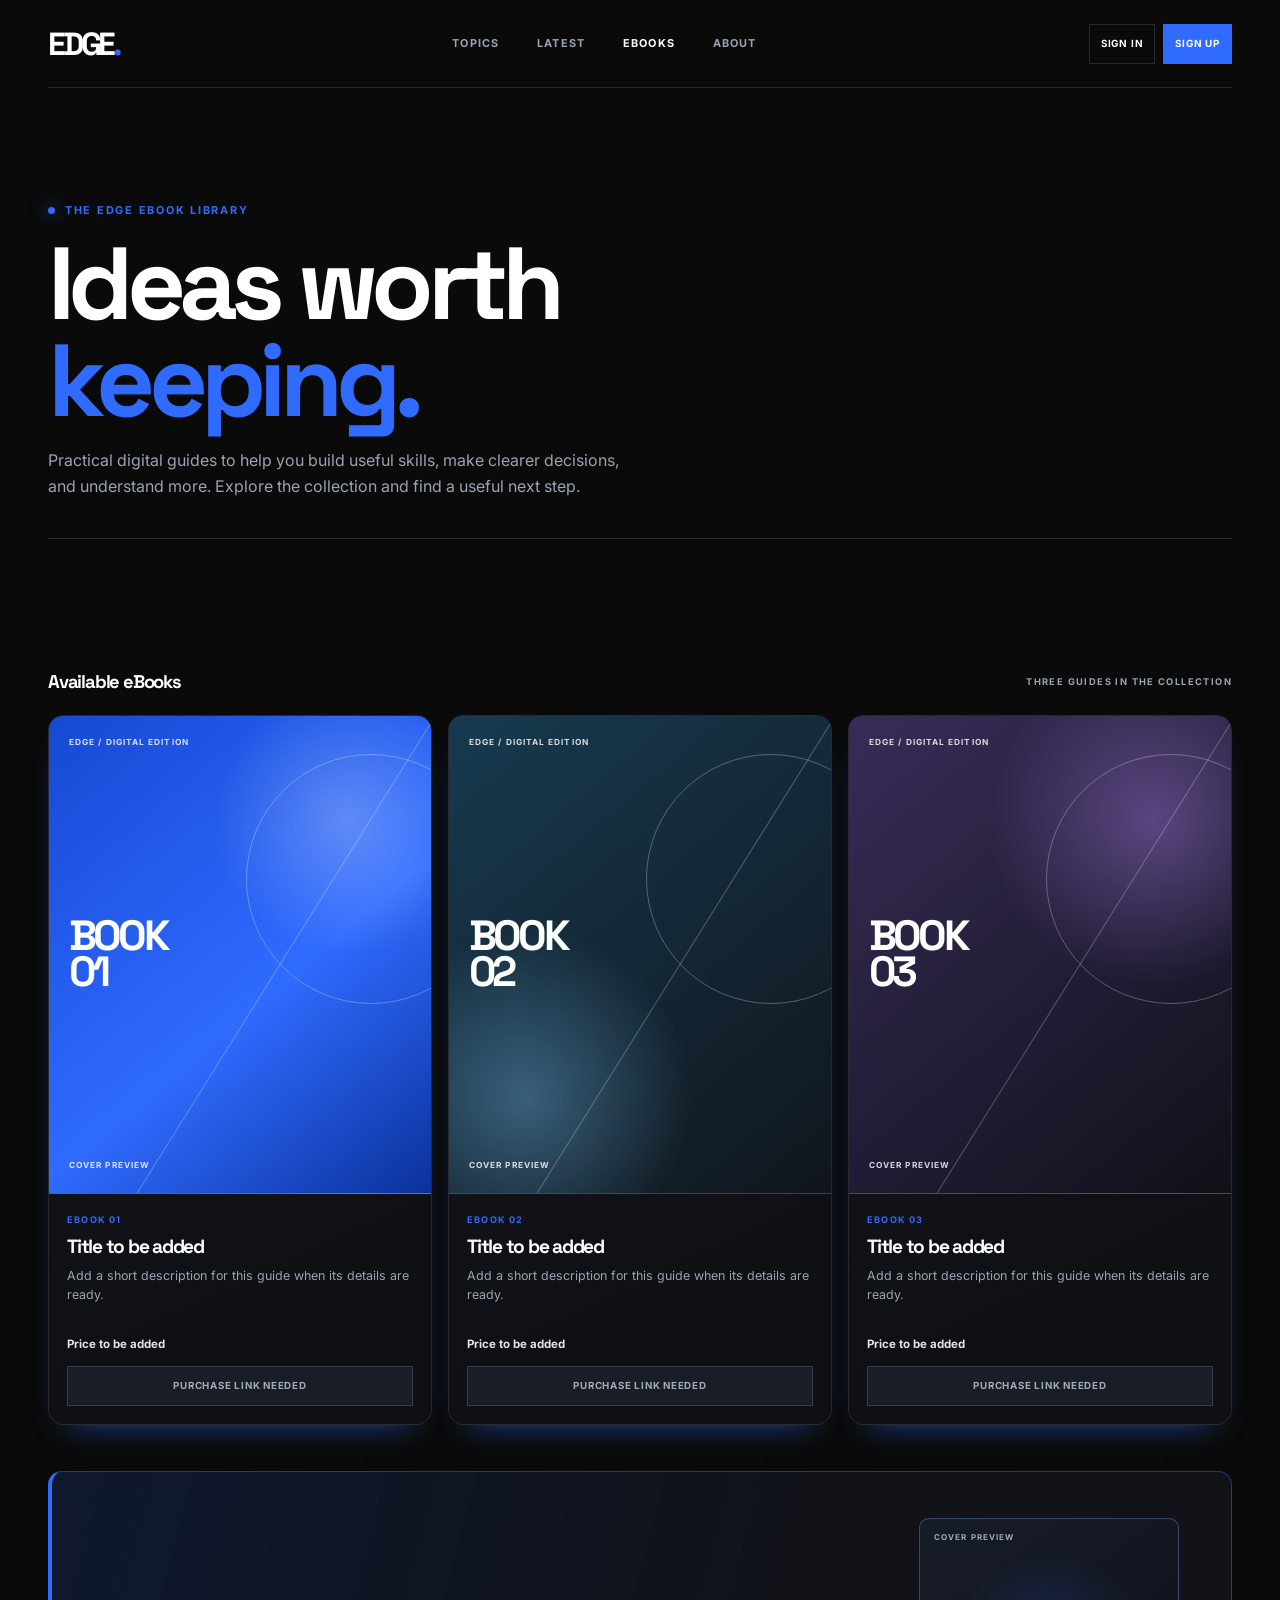
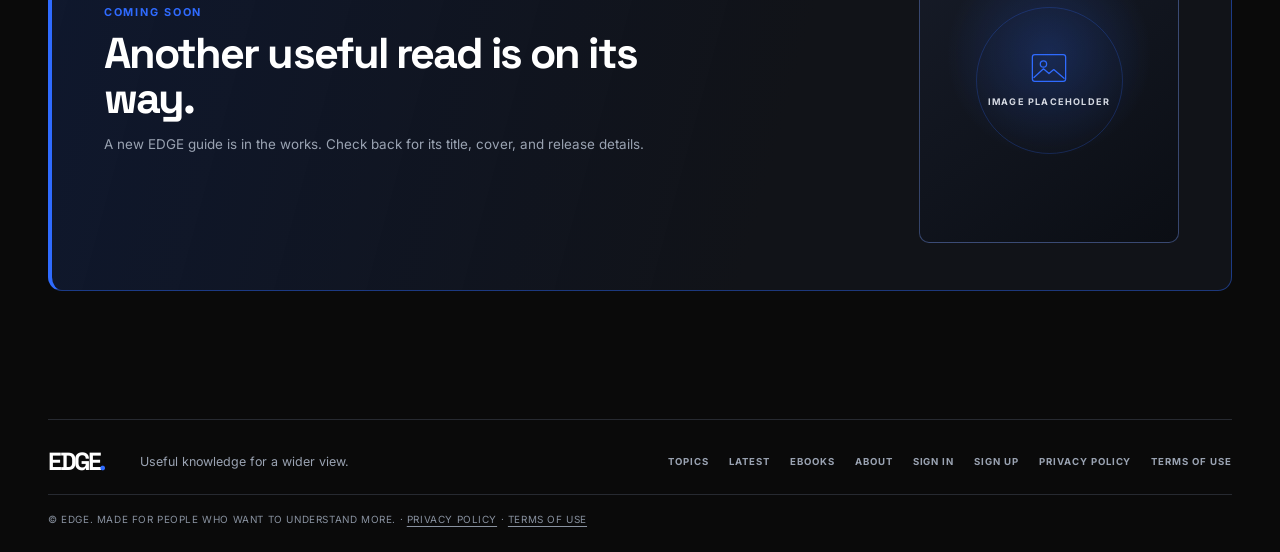
<file: ebook-page.html>
<!doctype html>
<html lang="en">
<head>
  <meta charset="utf-8">
  <meta name="viewport" content="width=device-width, initial-scale=1">
  <meta name="theme-color" content="#0A0A0A">
  <meta name="description" content="Explore practical digital guides from EDGE, with new titles on the way.">
  <title>The EDGE eBook Library</title>
  <link rel="preconnect" href="https://fonts.googleapis.com">
  <link rel="preconnect" href="https://fonts.gstatic.com" crossorigin>
  <link href="https://fonts.googleapis.com/css2?family=Inter:wght@400;500;600;700&family=Space+Grotesk:wght@500;600;700&display=swap" rel="stylesheet">
  <link rel="stylesheet" href="styles.css">
</head>
<body class="ebook-standalone">
  <a class="skip-link" href="#main">Skip to content</a>
  <header class="site-header ebook-standalone-header">
    <a class="wordmark" href="index.html#top" aria-label="EDGE home">EDGE<span>.</span></a>
    <nav class="main-nav" aria-label="Main navigation"><a href="index.html#topics">Topics</a><a href="latest-page.html">Latest</a><a href="ebook-page.html" aria-current="page">eBooks</a><a href="index.html#about">About</a></nav>
    <div class="header-account-actions"><a class="header-sign-in" href="sign-in-page.html">Sign In</a><a class="header-sign-up" href="sign-up-page.html">Sign Up</a></div>
  </header>

  <main id="main">
    <section class="ebook-page-intro section-shell" aria-labelledby="ebook-page-title">
      <p class="eyebrow"><span class="eyebrow-dot"></span> The EDGE eBook library</p>
      <h1 id="ebook-page-title">Ideas worth <em>keeping.</em></h1>
      <p>Practical digital guides to help you build useful skills, make clearer decisions, and understand more. Explore the collection and find a useful next step.</p>
    </section>

    <section class="ebook-section section-shell section-space ebook-standalone-library" aria-labelledby="ebook-available-title">
      <div class="ebook-part-heading">
        <h2 id="ebook-available-title">Available eBooks</h2>
        <span class="ebook-library-count">THREE GUIDES IN THE COLLECTION</span>
      </div>
      <div class="ebook-grid">
        <article class="ebook-product">
          <div class="ebook-product-cover ebook-cover-one" aria-hidden="true"><span>EDGE / DIGITAL EDITION</span><strong>BOOK<br>01</strong><small>COVER PREVIEW</small></div>
          <div class="ebook-product-info"><p class="ebook-product-kicker">eBook 01</p><h3>Title to be added</h3><p>Add a short description for this guide when its details are ready.</p><div class="ebook-product-footer"><span>Price to be added</span><button class="ebook-buy" type="button" disabled>Purchase link needed</button></div></div>
        </article>
        <article class="ebook-product">
          <div class="ebook-product-cover ebook-cover-two" aria-hidden="true"><span>EDGE / DIGITAL EDITION</span><strong>BOOK<br>02</strong><small>COVER PREVIEW</small></div>
          <div class="ebook-product-info"><p class="ebook-product-kicker">eBook 02</p><h3>Title to be added</h3><p>Add a short description for this guide when its details are ready.</p><div class="ebook-product-footer"><span>Price to be added</span><button class="ebook-buy" type="button" disabled>Purchase link needed</button></div></div>
        </article>
        <article class="ebook-product">
          <div class="ebook-product-cover ebook-cover-three" aria-hidden="true"><span>EDGE / DIGITAL EDITION</span><strong>BOOK<br>03</strong><small>COVER PREVIEW</small></div>
          <div class="ebook-product-info"><p class="ebook-product-kicker">eBook 03</p><h3>Title to be added</h3><p>Add a short description for this guide when its details are ready.</p><div class="ebook-product-footer"><span>Price to be added</span><button class="ebook-buy" type="button" disabled>Purchase link needed</button></div></div>
        </article>
      </div>

      <section class="ebook-coming" aria-labelledby="ebook-coming-title">
        <div class="ebook-coming-copy">
          <p class="eyebrow">Coming soon</p>
          <h2 id="ebook-coming-title">Another useful read is on its way.</h2>
          <p>A new EDGE guide is in the works. Check back for its title, cover, and release details.</p>
        </div>
        <div class="ebook-coming-visual" role="img" aria-label="Placeholder artwork for the upcoming EDGE eBook cover">
          <span class="ebook-coming-visual-label">COVER PREVIEW</span>
          <svg viewBox="0 0 48 40" aria-hidden="true"><rect x="3" y="3" width="42" height="34" rx="3"></rect><circle cx="17" cy="15" r="4"></circle><path d="m5 32 12-11 7 6 6-5 13 11"></path></svg>
          <strong>IMAGE PLACEHOLDER</strong>
        </div>
      </section>
    </section>
  </main>

  <footer class="site-footer ebook-standalone-footer">
    <a class="wordmark footer-wordmark" href="index.html#top" aria-label="EDGE home">EDGE<span>.</span></a>
    <p>Useful knowledge for a wider view.</p>
    <nav class="footer-nav" aria-label="Footer navigation"><a href="index.html#topics">Topics</a><a href="latest-page.html">Latest</a><a href="ebook-page.html">eBooks</a><a href="index.html#about">About</a><a href="sign-in-page.html">Sign In</a><a href="sign-up-page.html">Sign Up</a><a href="privacy-policy.html">Privacy Policy</a><a href="terms-of-use.html">Terms of Use</a></nav>
    <small>© EDGE. Made for people who want to understand more. · <a class="footer-privacy-link" href="privacy-policy.html">Privacy Policy</a> · <a class="footer-privacy-link" href="terms-of-use.html">Terms of Use</a></small>
  </footer>
</body>
</html>
</file>
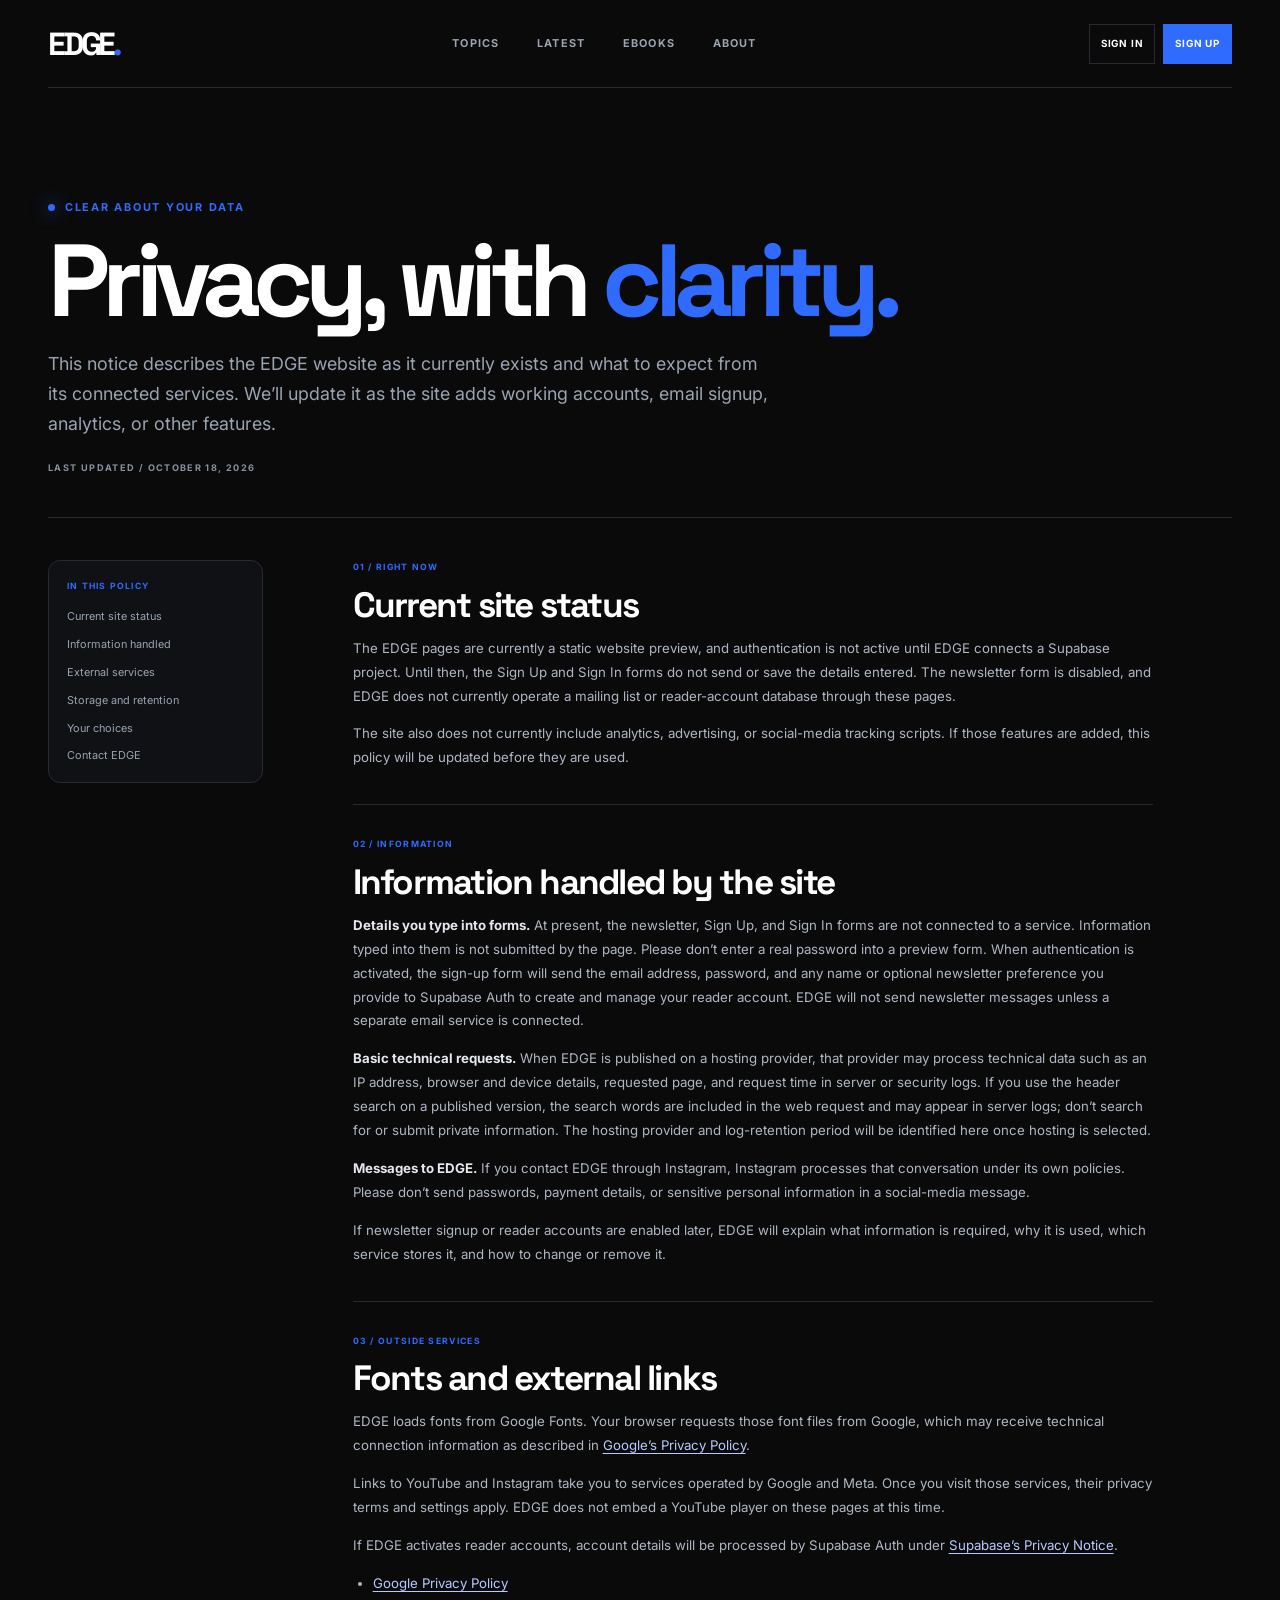
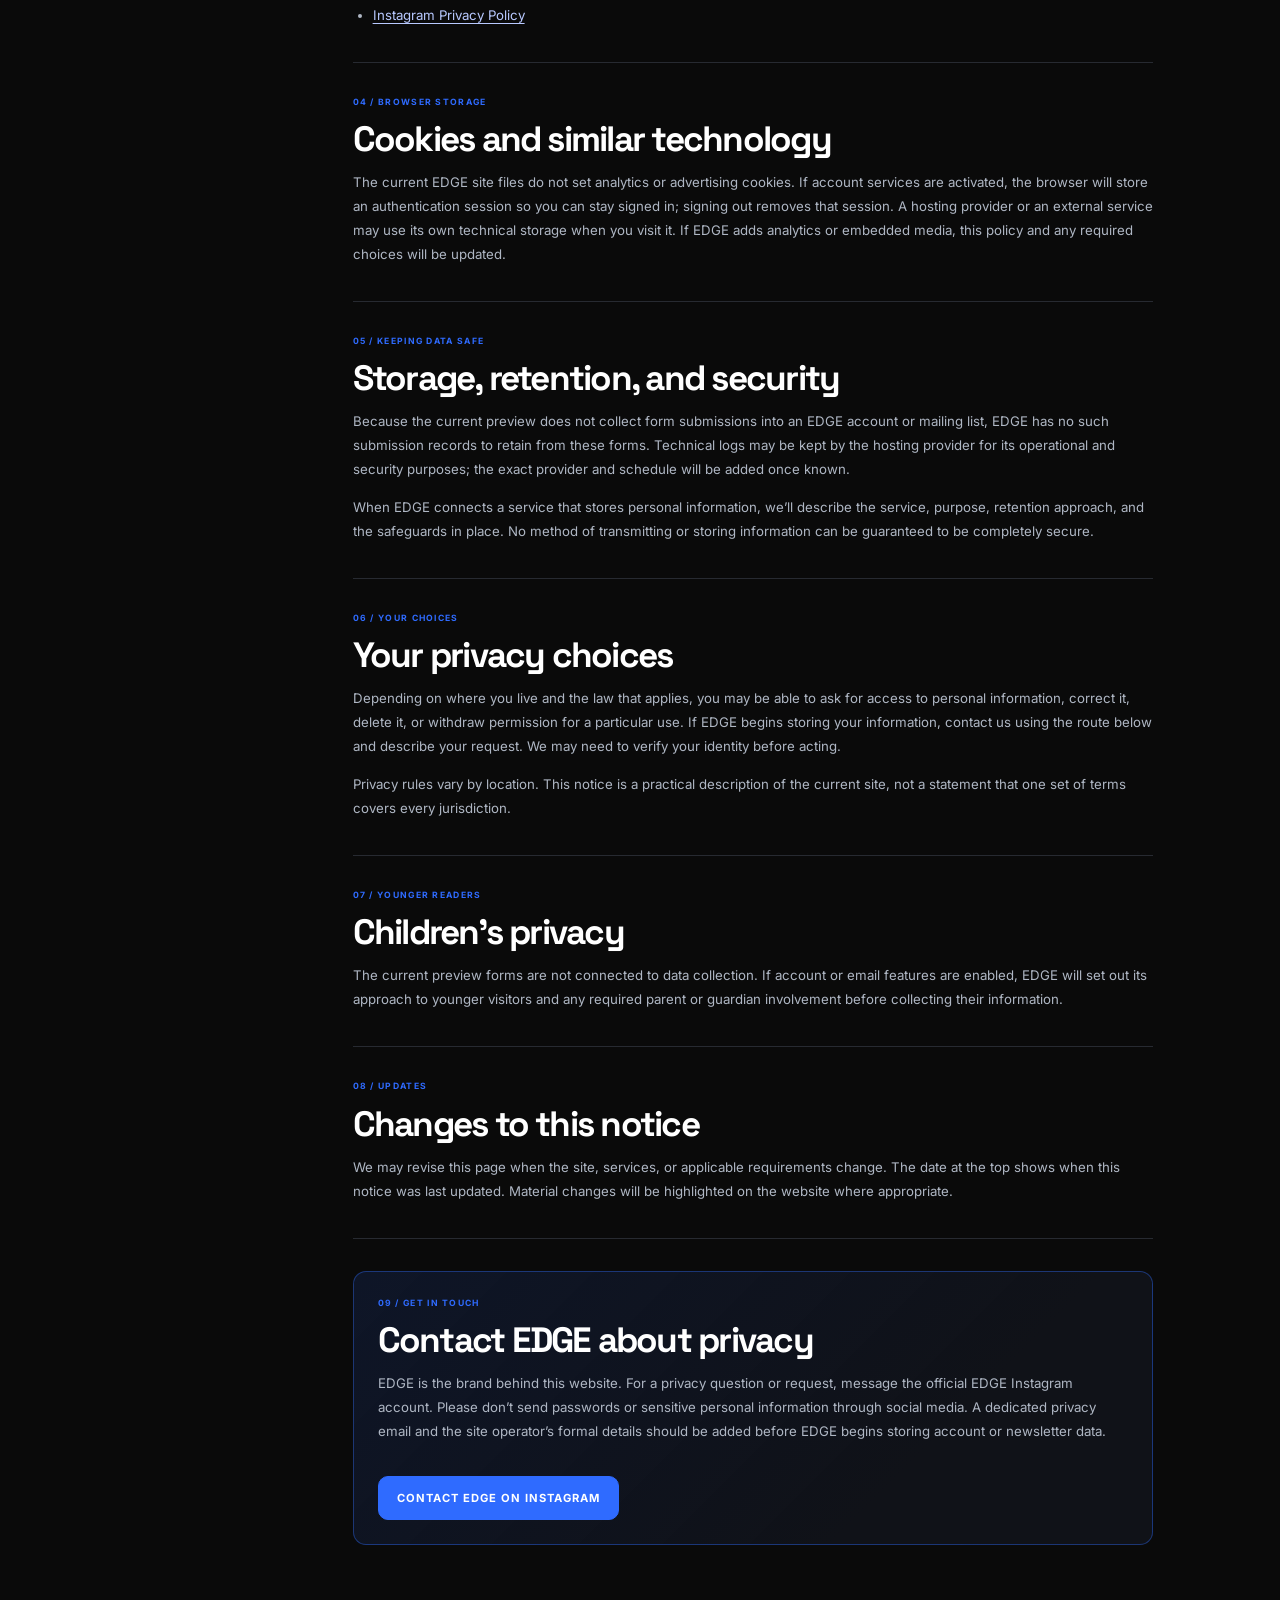
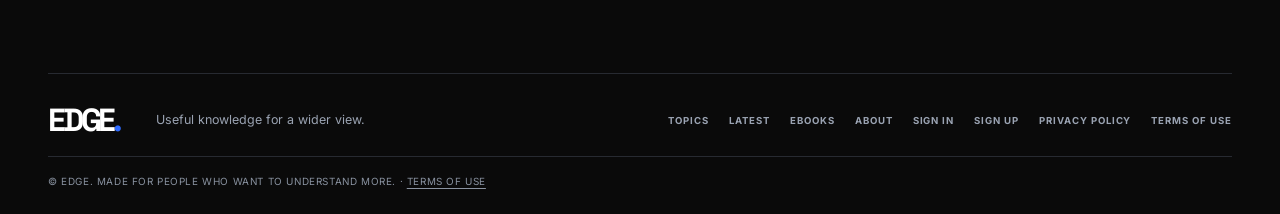
<file: privacy-policy.html>
<!doctype html>
<html lang="en">
<head>
  <meta charset="utf-8">
  <meta name="viewport" content="width=device-width, initial-scale=1">
  <meta name="theme-color" content="#0A0A0A">
  <meta name="description" content="Learn what information the EDGE website currently handles, how external services work, and how to contact EDGE about privacy.">
  <title>Privacy Policy · EDGE</title>
  <link rel="preconnect" href="https://fonts.googleapis.com">
  <link rel="preconnect" href="https://fonts.gstatic.com" crossorigin>
  <link href="https://fonts.googleapis.com/css2?family=Inter:wght@400;500;600;700&family=Space+Grotesk:wght@500;600;700&display=swap" rel="stylesheet">
  <link rel="stylesheet" href="styles.css">
</head>
<body class="privacy-standalone">
  <a class="skip-link" href="#main">Skip to content</a>
  <header class="site-header privacy-header">
    <a class="wordmark" href="index.html#top" aria-label="EDGE home">EDGE<span>.</span></a>
    <nav class="main-nav" aria-label="Main navigation"><a href="index.html#topics">Topics</a><a href="latest-page.html">Latest</a><a href="ebook-page.html">eBooks</a><a href="index.html#about">About</a></nav>
    <div class="header-account-actions"><a class="header-sign-in" href="sign-in-page.html">Sign In</a><a class="header-sign-up" href="sign-up-page.html">Sign Up</a></div>
  </header>

  <main id="main">
    <section class="privacy-intro section-shell" aria-labelledby="privacy-title">
      <p class="eyebrow"><span class="eyebrow-dot"></span> Clear about your data</p>
      <h1 id="privacy-title">Privacy, with <em>clarity.</em></h1>
      <p>This notice describes the EDGE website as it currently exists and what to expect from its connected services. We’ll update it as the site adds working accounts, email signup, analytics, or other features.</p>
      <p class="privacy-updated">LAST UPDATED / OCTOBER 18, 2026</p>
    </section>

    <div class="privacy-layout section-shell">
      <nav class="privacy-index" aria-label="Privacy policy sections">
        <span>IN THIS POLICY</span>
        <a href="#current-status">Current site status</a>
        <a href="#information">Information handled</a>
        <a href="#external-services">External services</a>
        <a href="#retention">Storage and retention</a>
        <a href="#your-choices">Your choices</a>
        <a href="#contact">Contact EDGE</a>
      </nav>

      <article class="privacy-content">
        <section id="current-status" aria-labelledby="current-status-title">
          <p class="privacy-section-number">01 / RIGHT NOW</p>
          <h2 id="current-status-title">Current site status</h2>
          <p>The EDGE pages are currently a static website preview, and authentication is not active until EDGE connects a Supabase project. Until then, the Sign Up and Sign In forms do not send or save the details entered. The newsletter form is disabled, and EDGE does not currently operate a mailing list or reader-account database through these pages.</p>
          <p>The site also does not currently include analytics, advertising, or social-media tracking scripts. If those features are added, this policy will be updated before they are used.</p>
        </section>

        <section id="information" aria-labelledby="information-title">
          <p class="privacy-section-number">02 / INFORMATION</p>
          <h2 id="information-title">Information handled by the site</h2>
          <p><strong>Details you type into forms.</strong> At present, the newsletter, Sign Up, and Sign In forms are not connected to a service. Information typed into them is not submitted by the page. Please don’t enter a real password into a preview form. When authentication is activated, the sign-up form will send the email address, password, and any name or optional newsletter preference you provide to Supabase Auth to create and manage your reader account. EDGE will not send newsletter messages unless a separate email service is connected.</p>
          <p><strong>Basic technical requests.</strong> When EDGE is published on a hosting provider, that provider may process technical data such as an IP address, browser and device details, requested page, and request time in server or security logs. If you use the header search on a published version, the search words are included in the web request and may appear in server logs; don’t search for or submit private information. The hosting provider and log-retention period will be identified here once hosting is selected.</p>
          <p><strong>Messages to EDGE.</strong> If you contact EDGE through Instagram, Instagram processes that conversation under its own policies. Please don’t send passwords, payment details, or sensitive personal information in a social-media message.</p>
          <p>If newsletter signup or reader accounts are enabled later, EDGE will explain what information is required, why it is used, which service stores it, and how to change or remove it.</p>
        </section>

        <section id="external-services" aria-labelledby="external-services-title">
          <p class="privacy-section-number">03 / OUTSIDE SERVICES</p>
          <h2 id="external-services-title">Fonts and external links</h2>
          <p>EDGE loads fonts from Google Fonts. Your browser requests those font files from Google, which may receive technical connection information as described in <a href="https://policies.google.com/privacy?hl=en" target="_blank" rel="noopener noreferrer">Google’s Privacy Policy</a>.</p>
          <p>Links to YouTube and Instagram take you to services operated by Google and Meta. Once you visit those services, their privacy terms and settings apply. EDGE does not embed a YouTube player on these pages at this time.</p>
          <p>If EDGE activates reader accounts, account details will be processed by Supabase Auth under <a href="https://supabase.com/privacy" target="_blank" rel="noopener noreferrer">Supabase’s Privacy Notice</a>.</p>
          <ul>
            <li><a href="https://policies.google.com/privacy?hl=en" target="_blank" rel="noopener noreferrer">Google Privacy Policy</a></li>
            <li><a href="https://privacycenter.instagram.com/policy/" target="_blank" rel="noopener noreferrer">Instagram Privacy Policy</a></li>
          </ul>
        </section>

        <section id="cookies" aria-labelledby="cookies-title">
          <p class="privacy-section-number">04 / BROWSER STORAGE</p>
          <h2 id="cookies-title">Cookies and similar technology</h2>
          <p>The current EDGE site files do not set analytics or advertising cookies. If account services are activated, the browser will store an authentication session so you can stay signed in; signing out removes that session. A hosting provider or an external service may use its own technical storage when you visit it. If EDGE adds analytics or embedded media, this policy and any required choices will be updated.</p>
        </section>

        <section id="retention" aria-labelledby="retention-title">
          <p class="privacy-section-number">05 / KEEPING DATA SAFE</p>
          <h2 id="retention-title">Storage, retention, and security</h2>
          <p>Because the current preview does not collect form submissions into an EDGE account or mailing list, EDGE has no such submission records to retain from these forms. Technical logs may be kept by the hosting provider for its operational and security purposes; the exact provider and schedule will be added once known.</p>
          <p>When EDGE connects a service that stores personal information, we’ll describe the service, purpose, retention approach, and the safeguards in place. No method of transmitting or storing information can be guaranteed to be completely secure.</p>
        </section>

        <section id="your-choices" aria-labelledby="your-choices-title">
          <p class="privacy-section-number">06 / YOUR CHOICES</p>
          <h2 id="your-choices-title">Your privacy choices</h2>
          <p>Depending on where you live and the law that applies, you may be able to ask for access to personal information, correct it, delete it, or withdraw permission for a particular use. If EDGE begins storing your information, contact us using the route below and describe your request. We may need to verify your identity before acting.</p>
          <p>Privacy rules vary by location. This notice is a practical description of the current site, not a statement that one set of terms covers every jurisdiction.</p>
        </section>

        <section id="children" aria-labelledby="children-title">
          <p class="privacy-section-number">07 / YOUNGER READERS</p>
          <h2 id="children-title">Children’s privacy</h2>
          <p>The current preview forms are not connected to data collection. If account or email features are enabled, EDGE will set out its approach to younger visitors and any required parent or guardian involvement before collecting their information.</p>
        </section>

        <section id="changes" aria-labelledby="changes-title">
          <p class="privacy-section-number">08 / UPDATES</p>
          <h2 id="changes-title">Changes to this notice</h2>
          <p>We may revise this page when the site, services, or applicable requirements change. The date at the top shows when this notice was last updated. Material changes will be highlighted on the website where appropriate.</p>
        </section>

        <section class="privacy-contact" id="contact" aria-labelledby="contact-title">
          <p class="privacy-section-number">09 / GET IN TOUCH</p>
          <h2 id="contact-title">Contact EDGE about privacy</h2>
          <p>EDGE is the brand behind this website. For a privacy question or request, message the official EDGE Instagram account. Please don’t send passwords or sensitive personal information through social media. A dedicated privacy email and the site operator’s formal details should be added before EDGE begins storing account or newsletter data.</p>
          <a class="button button-primary" href="https://www.instagram.com/edge_official18s/" target="_blank" rel="noopener noreferrer">Contact EDGE on Instagram</a>
        </section>
      </article>
    </div>
  </main>

  <footer class="site-footer privacy-footer">
    <a class="wordmark" href="index.html#top" aria-label="EDGE home">EDGE<span>.</span></a>
    <p>Useful knowledge for a wider view.</p>
    <nav class="footer-nav" aria-label="Footer navigation"><a href="index.html#topics">Topics</a><a href="latest-page.html">Latest</a><a href="ebook-page.html">eBooks</a><a href="index.html#about">About</a><a href="sign-in-page.html">Sign In</a><a href="sign-up-page.html">Sign Up</a><a href="privacy-policy.html">Privacy Policy</a><a href="terms-of-use.html">Terms of Use</a></nav>
    <small>© EDGE. Made for people who want to understand more. · <a class="footer-privacy-link" href="terms-of-use.html">Terms of Use</a></small>
  </footer>
</body>
</html>
</file>
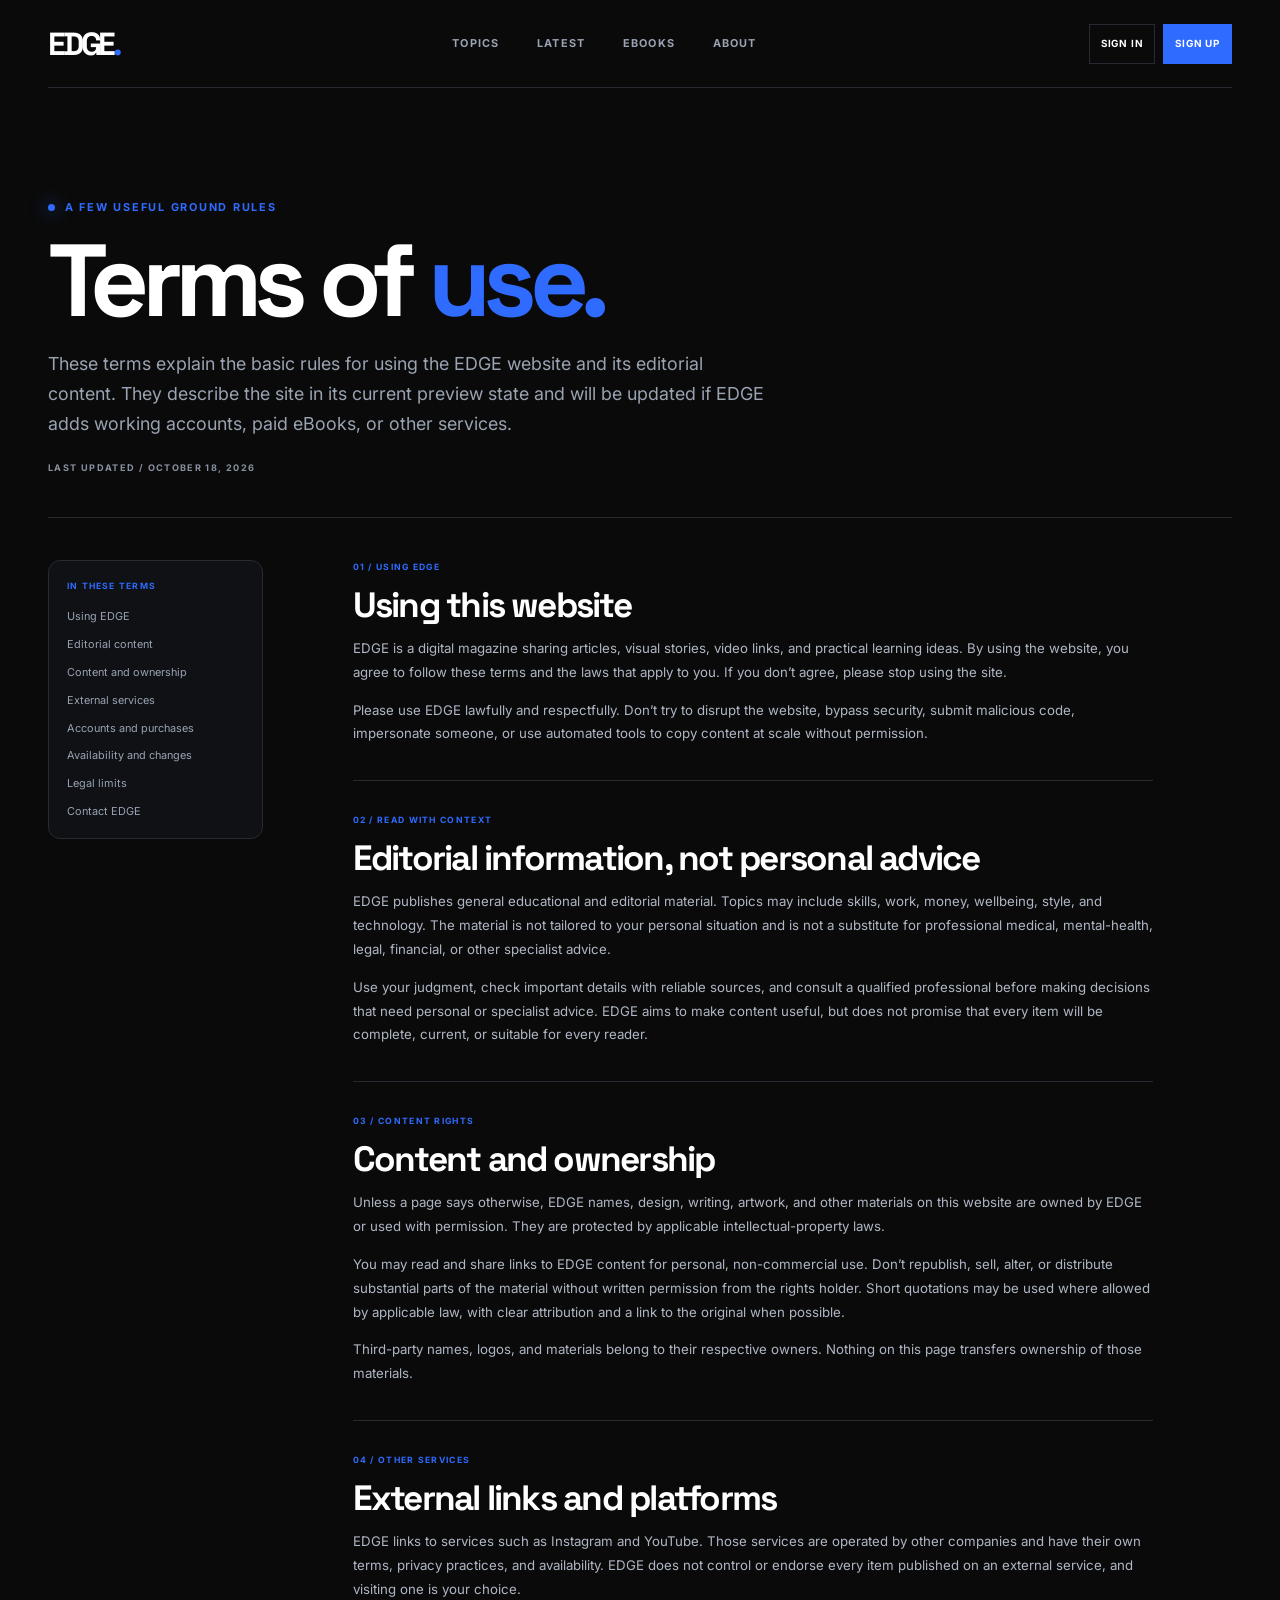
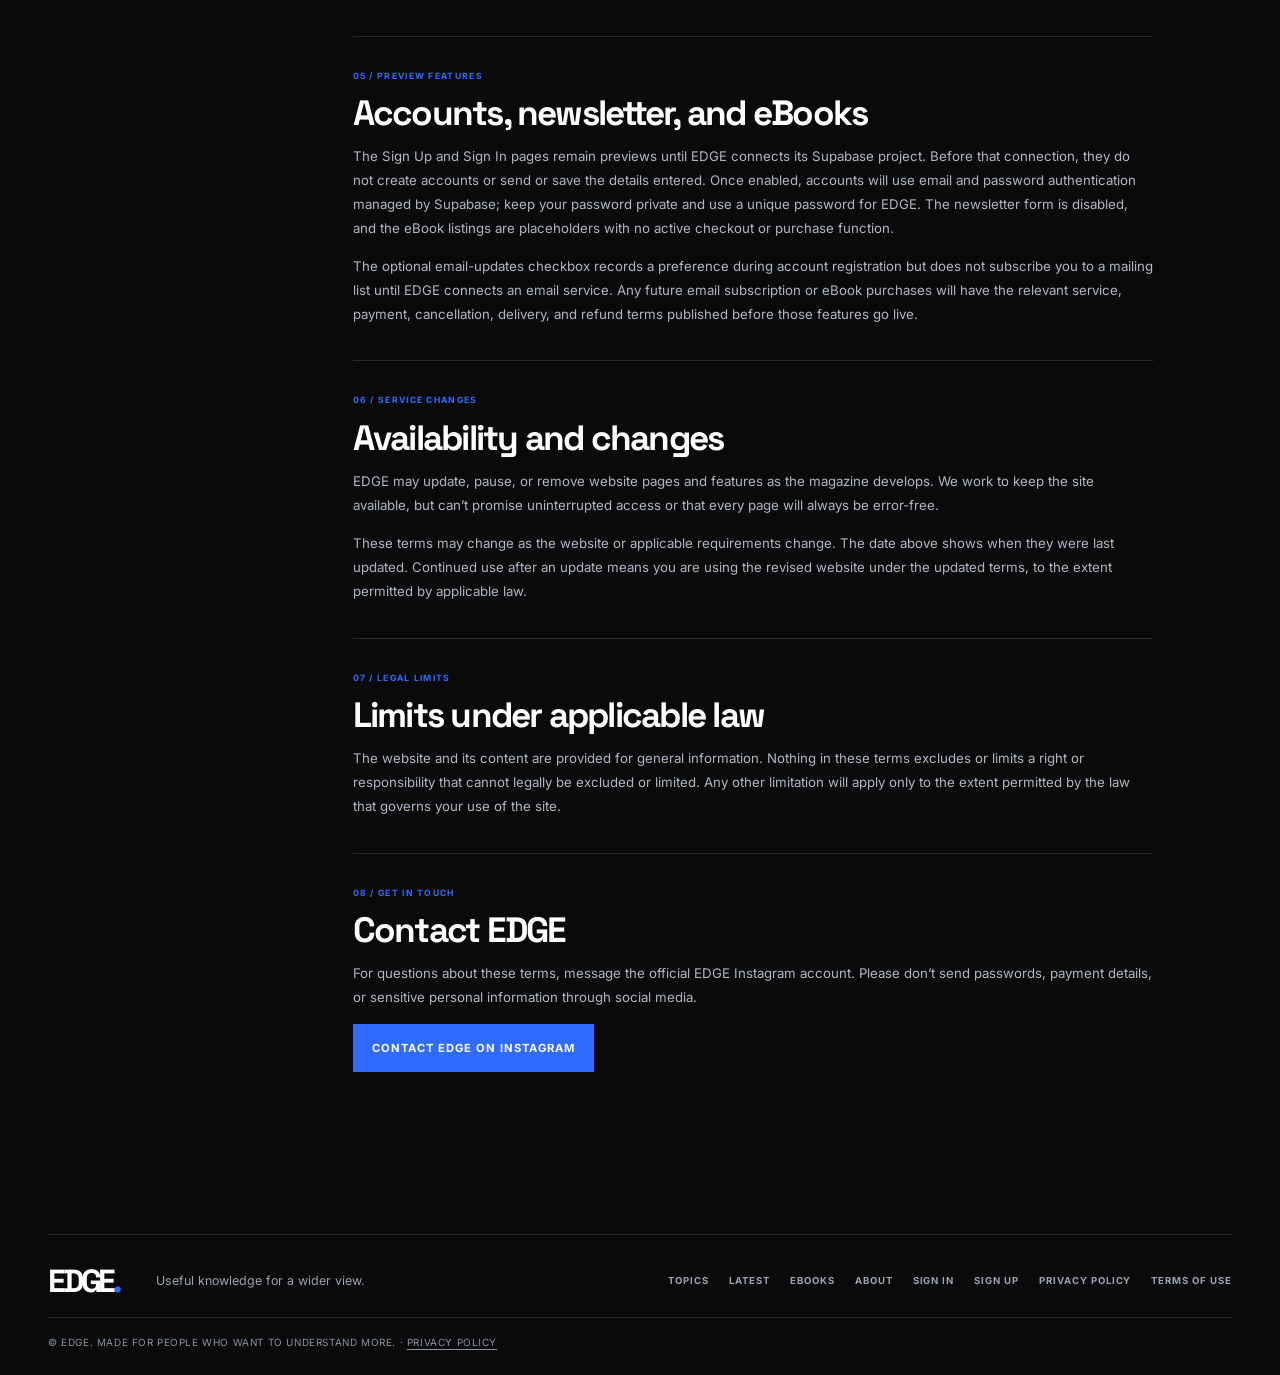
<file: terms-of-use.html>
<!doctype html>
<html lang="en">
<head>
  <meta charset="utf-8">
  <meta name="viewport" content="width=device-width, initial-scale=1">
  <meta name="theme-color" content="#0A0A0A">
  <meta name="description" content="Read the terms for using EDGE, its editorial content, eBook previews, and links to external services.">
  <title>Terms of Use · EDGE</title>
  <link rel="preconnect" href="https://fonts.googleapis.com">
  <link rel="preconnect" href="https://fonts.gstatic.com" crossorigin>
  <link href="https://fonts.googleapis.com/css2?family=Inter:wght@400;500;600;700&family=Space+Grotesk:wght@500;600;700&display=swap" rel="stylesheet">
  <link rel="stylesheet" href="styles.css">
</head>
<body class="privacy-standalone terms-standalone">
  <a class="skip-link" href="#main">Skip to content</a>
  <header class="site-header privacy-header">
    <a class="wordmark" href="index.html#top" aria-label="EDGE home">EDGE<span>.</span></a>
    <nav class="main-nav" aria-label="Main navigation"><a href="index.html#topics">Topics</a><a href="latest-page.html">Latest</a><a href="ebook-page.html">eBooks</a><a href="index.html#about">About</a></nav>
    <div class="header-account-actions"><a class="header-sign-in" href="sign-in-page.html">Sign In</a><a class="header-sign-up" href="sign-up-page.html">Sign Up</a></div>
  </header>

  <main id="main">
    <section class="privacy-intro section-shell" aria-labelledby="terms-title">
      <p class="eyebrow"><span class="eyebrow-dot"></span> A few useful ground rules</p>
      <h1 id="terms-title">Terms of <em>use.</em></h1>
      <p>These terms explain the basic rules for using the EDGE website and its editorial content. They describe the site in its current preview state and will be updated if EDGE adds working accounts, paid eBooks, or other services.</p>
      <p class="privacy-updated">LAST UPDATED / OCTOBER 18, 2026</p>
    </section>

    <div class="privacy-layout section-shell">
      <nav class="privacy-index" aria-label="Terms of Use sections">
        <span>IN THESE TERMS</span>
        <a href="#using-edge">Using EDGE</a>
        <a href="#editorial-content">Editorial content</a>
        <a href="#ownership">Content and ownership</a>
        <a href="#external-services">External services</a>
        <a href="#accounts-purchases">Accounts and purchases</a>
        <a href="#availability">Availability and changes</a>
        <a href="#liability">Legal limits</a>
        <a href="#contact">Contact EDGE</a>
      </nav>

      <article class="privacy-content terms-content">
        <section id="using-edge" aria-labelledby="using-edge-title">
          <p class="privacy-section-number">01 / USING EDGE</p>
          <h2 id="using-edge-title">Using this website</h2>
          <p>EDGE is a digital magazine sharing articles, visual stories, video links, and practical learning ideas. By using the website, you agree to follow these terms and the laws that apply to you. If you don’t agree, please stop using the site.</p>
          <p>Please use EDGE lawfully and respectfully. Don’t try to disrupt the website, bypass security, submit malicious code, impersonate someone, or use automated tools to copy content at scale without permission.</p>
        </section>

        <section id="editorial-content" aria-labelledby="editorial-content-title">
          <p class="privacy-section-number">02 / READ WITH CONTEXT</p>
          <h2 id="editorial-content-title">Editorial information, not personal advice</h2>
          <p>EDGE publishes general educational and editorial material. Topics may include skills, work, money, wellbeing, style, and technology. The material is not tailored to your personal situation and is not a substitute for professional medical, mental-health, legal, financial, or other specialist advice.</p>
          <p>Use your judgment, check important details with reliable sources, and consult a qualified professional before making decisions that need personal or specialist advice. EDGE aims to make content useful, but does not promise that every item will be complete, current, or suitable for every reader.</p>
        </section>

        <section id="ownership" aria-labelledby="ownership-title">
          <p class="privacy-section-number">03 / CONTENT RIGHTS</p>
          <h2 id="ownership-title">Content and ownership</h2>
          <p>Unless a page says otherwise, EDGE names, design, writing, artwork, and other materials on this website are owned by EDGE or used with permission. They are protected by applicable intellectual-property laws.</p>
          <p>You may read and share links to EDGE content for personal, non-commercial use. Don’t republish, sell, alter, or distribute substantial parts of the material without written permission from the rights holder. Short quotations may be used where allowed by applicable law, with clear attribution and a link to the original when possible.</p>
          <p>Third-party names, logos, and materials belong to their respective owners. Nothing on this page transfers ownership of those materials.</p>
        </section>

        <section id="external-services" aria-labelledby="external-services-title">
          <p class="privacy-section-number">04 / OTHER SERVICES</p>
          <h2 id="external-services-title">External links and platforms</h2>
          <p>EDGE links to services such as Instagram and YouTube. Those services are operated by other companies and have their own terms, privacy practices, and availability. EDGE does not control or endorse every item published on an external service, and visiting one is your choice.</p>
        </section>

        <section id="accounts-purchases" aria-labelledby="accounts-purchases-title">
          <p class="privacy-section-number">05 / PREVIEW FEATURES</p>
          <h2 id="accounts-purchases-title">Accounts, newsletter, and eBooks</h2>
          <p>The Sign Up and Sign In pages remain previews until EDGE connects its Supabase project. Before that connection, they do not create accounts or send or save the details entered. Once enabled, accounts will use email and password authentication managed by Supabase; keep your password private and use a unique password for EDGE. The newsletter form is disabled, and the eBook listings are placeholders with no active checkout or purchase function.</p>
          <p>The optional email-updates checkbox records a preference during account registration but does not subscribe you to a mailing list until EDGE connects an email service. Any future email subscription or eBook purchases will have the relevant service, payment, cancellation, delivery, and refund terms published before those features go live.</p>
        </section>

        <section id="availability" aria-labelledby="availability-title">
          <p class="privacy-section-number">06 / SERVICE CHANGES</p>
          <h2 id="availability-title">Availability and changes</h2>
          <p>EDGE may update, pause, or remove website pages and features as the magazine develops. We work to keep the site available, but can’t promise uninterrupted access or that every page will always be error-free.</p>
          <p>These terms may change as the website or applicable requirements change. The date above shows when they were last updated. Continued use after an update means you are using the revised website under the updated terms, to the extent permitted by applicable law.</p>
        </section>

        <section id="liability" aria-labelledby="liability-title">
          <p class="privacy-section-number">07 / LEGAL LIMITS</p>
          <h2 id="liability-title">Limits under applicable law</h2>
          <p>The website and its content are provided for general information. Nothing in these terms excludes or limits a right or responsibility that cannot legally be excluded or limited. Any other limitation will apply only to the extent permitted by the law that governs your use of the site.</p>
        </section>

        <section id="contact" aria-labelledby="contact-title">
          <p class="privacy-section-number">08 / GET IN TOUCH</p>
          <h2 id="contact-title">Contact EDGE</h2>
          <p>For questions about these terms, message the official EDGE Instagram account. Please don’t send passwords, payment details, or sensitive personal information through social media.</p>
          <a class="button button-primary" href="https://www.instagram.com/edge_official18s/" target="_blank" rel="noopener noreferrer">Contact EDGE on Instagram</a>
        </section>
      </article>
    </div>
  </main>

  <footer class="site-footer privacy-footer">
    <a class="wordmark" href="index.html#top" aria-label="EDGE home">EDGE<span>.</span></a>
    <p>Useful knowledge for a wider view.</p>
    <nav class="footer-nav" aria-label="Footer navigation"><a href="index.html#topics">Topics</a><a href="latest-page.html">Latest</a><a href="ebook-page.html">eBooks</a><a href="index.html#about">About</a><a href="sign-in-page.html">Sign In</a><a href="sign-up-page.html">Sign Up</a><a href="privacy-policy.html">Privacy Policy</a><a href="terms-of-use.html">Terms of Use</a></nav>
    <small>© EDGE. Made for people who want to understand more. · <a class="footer-privacy-link" href="privacy-policy.html">Privacy Policy</a></small>
  </footer>
</body>
</html>
</file>
<file: styles.css>
:root {
  color-scheme: dark;
  --ink: #0a0a0a;
  --paper: #fff;
  --blue: #2f6bff;
  --muted: #9aa3b2;
  --line: #272a31;
  --panel: #111318;
  --shell: 1280px;
  --display: "Space Grotesk", Arial, sans-serif;
  --body: Inter, Arial, sans-serif;
}
* { box-sizing: border-box; }
html { scroll-behavior: smooth; }
body { margin: 0; background: var(--ink); color: var(--paper); font-family: var(--body); font-size: 16px; line-height: 1.65; -webkit-font-smoothing: antialiased; }
a { color: inherit; text-decoration-thickness: 1px; text-underline-offset: .2em; }
a:hover { color: var(--blue); }
a:focus-visible, button:focus-visible, input:focus-visible, .header-search > summary:focus-visible { outline: 3px solid var(--blue); outline-offset: 4px; }
::selection { background: var(--blue); color: var(--paper); }
.skip-link { position: fixed; z-index: 20; top: 12px; left: 12px; padding: 10px 14px; transform: translateY(-160%); background: var(--paper); color: var(--ink); font-size: .8rem; font-weight: 700; }
.skip-link:focus { transform: translateY(0); }
.site-header, .section-shell, .site-footer { width: min(100% - 96px, var(--shell)); margin-inline: auto; }
.site-header { min-height: 88px; display: flex; align-items: center; justify-content: space-between; gap: 28px; border-bottom: 1px solid var(--line); }
.wordmark { color: var(--paper); font-family: var(--display); font-size: 2rem; font-weight: 700; letter-spacing: -.1em; line-height: 1; text-decoration: none; }
.wordmark span { color: var(--blue); }
.main-nav, .footer-nav { display: flex; align-items: center; gap: clamp(18px, 3vw, 42px); }
.main-nav a, .footer-nav a { color: var(--muted); font-size: .68rem; font-weight: 700; letter-spacing: .1em; text-decoration: none; text-transform: uppercase; }
.main-nav a:hover, .footer-nav a:hover { color: var(--paper); }
.main-nav a[aria-current="page"] { color: var(--paper); }
.header-tools, .header-account-actions { display: flex; align-items: center; }
.header-tools { gap: 14px; }
.header-account-actions { gap: 8px; }
.header-search { position: relative; flex: 0 0 44px; width: 44px; height: 44px; }
.header-search > summary { width: 100%; height: 100%; display: grid; place-items: center; border: 0; background: transparent; color: var(--blue); cursor: pointer; list-style: none; }
.header-search > summary::-webkit-details-marker { display: none; }
.header-search > summary::marker { content: ""; }
.header-search svg { width: 22px; height: 22px; fill: none; stroke: currentColor; stroke-width: 1.8; stroke-linecap: round; stroke-linejoin: round; }
.header-search[open] > summary .search-icon { display: none; }
.search-close { display: none; color: var(--paper); font-size: 1.5rem; line-height: 1; }
.header-search[open] > summary .search-close { display: block; }
.header-search-form { position: absolute; z-index: 30; top: 50%; right: calc(100% + 8px); width: clamp(195px, 20vw, 245px); height: 42px; display: flex; transform: translateY(-50%); border: 1px solid #394050; background: #090a0d; }
.header-search-form input { flex: 1; min-width: 0; padding: 0 10px; border: 0; background: transparent; color: var(--paper); font: inherit; font-size: .75rem; }
.header-search-form input::placeholder { color: #9aa3b2; }
.header-search-form button { width: 42px; flex: 0 0 42px; border: 0; background: transparent; color: var(--blue); cursor: pointer; }
.header-account-actions a { min-height: 40px; display: inline-flex; align-items: center; justify-content: center; padding: 8px 11px; color: var(--paper); font-size: .62rem; font-weight: 700; letter-spacing: .08em; text-decoration: none; text-transform: uppercase; white-space: nowrap; }
.header-sign-in { border: 1px solid var(--line); }
.header-sign-up { border: 1px solid var(--blue); background: var(--blue); }
.header-account-actions a:hover { border-color: var(--blue); color: var(--paper); }
.visually-hidden { position: absolute; width: 1px; height: 1px; padding: 0; margin: -1px; overflow: hidden; clip: rect(0,0,0,0); white-space: nowrap; border: 0; }

.hero { min-height: min(760px, calc(100svh - 88px)); display: grid; grid-template-columns: minmax(0, 1.2fr) minmax(300px, .8fr); align-items: center; gap: clamp(36px, 6vw, 88px); padding-block: clamp(72px, 10vw, 132px); }
.hero-copy { max-width: 720px; position: relative; z-index: 2; }
.eyebrow { display: flex; align-items: center; gap: 10px; margin: 0 0 18px; color: var(--blue); font-size: .68rem; font-weight: 700; letter-spacing: .16em; line-height: 1.4; text-transform: uppercase; }
.eyebrow-dot { width: 7px; height: 7px; border-radius: 50%; background: var(--blue); box-shadow: 0 0 18px var(--blue); }
h1, h2, h3, p { margin-top: 0; }
h1, h2, h3 { font-family: var(--display); font-weight: 700; letter-spacing: -.065em; }
.hero h1 { max-width: 820px; margin-bottom: 40px; font-size: clamp(2.8rem, 5.5vw, 4.3rem); line-height: .98; }
.hero-title-first, .hero h1 em { display: block; }
.hero-title-first { white-space: nowrap; }
.hero h1 em { white-space: nowrap; }
h1 em, h2 em { color: var(--blue); font-style: normal; }
.hero-description { max-width: 565px; margin-bottom: 32px; color: var(--muted); font-size: clamp(1rem, 1.4vw, 1.16rem); }
.hero-actions { display: flex; align-items: center; flex-wrap: wrap; gap: 25px; }
.button { min-height: 48px; display: inline-flex; align-items: center; justify-content: center; gap: 18px; padding: 12px 18px; font-size: .7rem; font-weight: 700; letter-spacing: .09em; text-decoration: none; text-transform: uppercase; transition: transform .2s ease, background .2s ease, border-color .2s ease; }
.button:hover { transform: translateY(-2px); }
.button-primary { border: 1px solid var(--blue); background: var(--blue); color: var(--paper); }
.button-primary:hover { background: #1e59ec; color: var(--paper); }
.button-primary span, .button-outline span { font-size: 1rem; }
.text-link { color: var(--paper); font-size: .72rem; font-weight: 700; letter-spacing: .08em; text-decoration: none; text-transform: uppercase; }
.text-link span { color: var(--blue); padding-left: 5px; }
.hero-footnote { margin: 35px 0 0; color: #8992a0; font-size: .66rem; letter-spacing: .1em; text-transform: uppercase; }

.hero-art { position: relative; min-height: 450px; aspect-ratio: .9; display: grid; place-items: center; overflow: hidden; isolation: isolate; border: 1px solid #2b3345; background: radial-gradient(ellipse at 70% 30%, rgba(47,107,255,.27), transparent 34%), linear-gradient(145deg, #151923 0%, #0c0e13 62%, #08090b 100%); }
.hero-art::before { position: absolute; z-index: -1; content: ""; width: 82%; aspect-ratio: 1; border: 1px solid rgba(255,255,255,.15); border-radius: 50%; transform: translate(17%, -3%); }
.hero-art::after { position: absolute; z-index: -1; content: ""; width: 1px; height: 145%; left: 52%; top: -22%; background: linear-gradient(transparent, var(--blue), transparent); transform: rotate(31deg); box-shadow: 0 0 25px rgba(47,107,255,.6); }
.art-orbit { position: absolute; border: 1px solid rgba(47,107,255,.38); border-radius: 50%; }
.orbit-one { width: 62%; aspect-ratio: 1; transform: translate(-18%, 15%); }
.orbit-two { width: 42%; aspect-ratio: 1; border-color: rgba(255,255,255,.1); transform: translate(48%, -54%); }
.art-beam { position: absolute; width: 48%; height: 1px; left: 8%; top: 66%; background: linear-gradient(90deg, transparent, rgba(255,255,255,.65), transparent); transform: rotate(-35deg); }
.art-cross { position: absolute; width: 8px; height: 8px; border: 1px solid var(--blue); transform: rotate(45deg); }
.cross-one { top: 27%; right: 18%; }
.cross-two { bottom: 24%; left: 19%; width: 5px; height: 5px; background: var(--blue); }
.art-word { color: var(--paper); font-family: var(--display); font-size: clamp(5rem, 12vw, 10.5rem); font-weight: 700; letter-spacing: -.13em; line-height: .8; text-shadow: 10px 12px 0 rgba(47,107,255,.32); transform: translateX(-.06em); }
.art-label { position: absolute; color: var(--muted); font-size: .58rem; font-weight: 700; letter-spacing: .18em; text-transform: uppercase; }
.art-label-top { top: 30px; left: 30px; }
.art-label-bottom { bottom: 30px; left: 30px; }
.art-index { position: absolute; right: 30px; bottom: 30px; color: #8992a0; font-family: var(--display); font-size: .7rem; letter-spacing: .1em; }

.signal-bar { overflow: hidden; border-block: 1px solid var(--line); background: #0c0d10; }
.signal-track { min-height: 56px; width: 100%; display: grid; grid-template-columns: minmax(0, 1fr) auto minmax(0, 1fr) auto minmax(0, 1fr) auto minmax(0, 1fr); align-items: center; gap: 14px; padding-inline: clamp(18px, 4vw, 62px); color: #c7cbd3; font-family: var(--display); font-size: .8rem; font-weight: 600; letter-spacing: .04em; }
.signal-track span { text-align: center; }
.signal-divider { position: relative; display: block; align-self: stretch; width: 18px; font-size: 0; font-style: normal; }
.signal-divider::before { position: absolute; top: -8%; bottom: -8%; left: 50%; width: 2px; background: var(--blue); content: ""; transform: translateX(-50%); }
.section-space { padding-block: clamp(78px, 10vw, 136px); }
.section-heading { display: flex; align-items: end; justify-content: space-between; gap: 30px; margin-bottom: 38px; }
.section-heading h2 { margin: 0; font-size: clamp(2.8rem, 5.5vw, 5rem); line-height: .98; }
.section-note { max-width: 295px; margin: 0 0 5px; color: var(--muted); font-size: .88rem; }
.topic-grid { display: grid; grid-template-columns: repeat(5, minmax(0, 1fr)); gap: 12px; }
.topic-card { min-height: 290px; display: flex; flex-direction: column; justify-content: space-between; padding: 22px; border: 1px solid var(--line); border-radius: 18px; background: linear-gradient(155deg, var(--panel), #0e1014); box-shadow: 0 16px 26px -18px rgba(49,103,255,.95), 0 10px 20px -14px rgba(0,0,0,.65); transform: translateY(-3px); transition: border-color .25s ease, box-shadow .25s ease, transform .25s ease; }
.topic-card:hover { border-color: rgba(49,103,255,.65); box-shadow: 0 25px 34px -15px rgba(49,103,255,.9), 0 18px 28px -14px rgba(0,0,0,.65); transform: translateY(-8px); }
.topic-top { display: block; color: var(--muted); font-size: .8rem; font-weight: 700; letter-spacing: .12em; }
.topic-title { display: block; margin: 42px 0 20px; font-family: var(--display); font-size: clamp(1.8rem, 3vw, 2.65rem); font-weight: 700; letter-spacing: -.07em; line-height: .98; }
.topic-title span { color: var(--blue); }
.topic-description { max-width: 240px; color: var(--muted); font-size: .8rem; line-height: 1.6; }

.stories, .popular, .ebook-section { border-top: 1px solid var(--line); }
.story-grid { display: grid; grid-template-columns: repeat(3, minmax(0, 1fr)); gap: 15px; }
.story-card { min-width: 0; position: relative; display: flex; flex-direction: column; background: transparent; transform: translateY(0); transition: transform .25s ease; }
.story-card:hover { transform: translateY(-6px); }
.story-art { position: relative; min-height: 0; aspect-ratio: 4 / 5; display: flex; align-items: center; justify-content: center; overflow: hidden; isolation: isolate; padding: 24px; clip-path: polygon(0 0, 100% 0, 100% 88%, 89% 100%, 0 100%); transition: filter .25s ease; }
.story-art-link { display: block; color: inherit; text-decoration: none; }
.story-art-link:focus-visible { outline-offset: 5px; }
.story-card:hover .story-art { filter: brightness(1.1); }
.story-art::before { position: absolute; z-index: -1; content: ""; width: 68%; aspect-ratio: 1; border: 1px solid rgba(255,255,255,.17); border-radius: 50%; right: -9%; top: 7%; }
.story-art::after { position: absolute; z-index: -1; content: ""; height: 145%; width: 1px; left: 50%; top: -22%; background: rgba(255,255,255,.36); transform: rotate(34deg); }
.story-art-blue { background: radial-gradient(circle at 74% 28%, rgba(47,107,255,.72), transparent 31%), linear-gradient(140deg, #182849, #0e1420 76%); }
.story-art-slate { background: radial-gradient(circle at 20% 80%, rgba(154,163,178,.3), transparent 32%), linear-gradient(145deg, #333c4c, #14171e 72%); }
.story-art-line { background: radial-gradient(circle at 75% 25%, rgba(47,107,255,.34), transparent 35%), linear-gradient(140deg, #1d2330, #101217 74%); }
.story-art-green { background: radial-gradient(circle at 78% 25%, rgba(90,159,132,.46), transparent 34%), linear-gradient(140deg, #1a3430, #111615 76%); }
.story-art-warm { background: radial-gradient(circle at 75% 26%, rgba(201,139,92,.4), transparent 34%), linear-gradient(140deg, #35251e, #151311 76%); }
.story-art-violet { background: radial-gradient(circle at 75% 26%, rgba(119,102,221,.47), transparent 34%), linear-gradient(140deg, #26213f, #111117 76%); }
.story-art-label, .story-art-number { position: absolute; top: 18px; color: rgba(255,255,255,.82); font-size: .57rem; font-weight: 700; letter-spacing: .14em; }
.story-art-label { left: 18px; }
.story-art-number { right: 18px; font-family: var(--display); }
.story-art-word { color: white; font-family: var(--display); font-size: clamp(2.2rem, 4vw, 3.5rem); font-weight: 700; letter-spacing: -.09em; line-height: .86; text-align: center; text-shadow: 5px 6px 0 rgba(47,107,255,.28); }
.story-copy { position: relative; z-index: 1; width: calc(100% - 18px); margin: -22px 0 0 auto; padding: 22px 20px 24px; border-left: 2px solid var(--blue); border-radius: 14px; background: linear-gradient(145deg, #171a22, #0e1014 88%); box-shadow: 10px 14px 22px -20px rgba(47,107,255,.9); }
.story-meta { display: flex; align-items: center; justify-content: space-between; gap: 10px; color: var(--blue); font-size: .59rem; font-weight: 700; letter-spacing: .12em; }
.sample-tag { display: inline-flex; align-items: center; flex-shrink: 0; padding: 5px 10px 6px; background: var(--blue); color: white; clip-path: polygon(0 0, 100% 0, 100% 78%, 86% 100%, 0 100%); font-size: .55rem; font-weight: 700; letter-spacing: .14em; line-height: 1; }
.story-copy h3 { margin: 14px 0 9px; font-size: clamp(1.25rem, 1.7vw, 1.65rem); line-height: 1.05; }
.story-title-link { color: inherit; text-decoration: none; }
.story-title-link:hover { color: #b8c9ff; }
.story-read-link { display: inline-flex; align-items: center; gap: 8px; margin-top: 16px; color: #b8c9ff; font-size: .62rem; font-weight: 700; letter-spacing: .07em; text-decoration: none; text-transform: uppercase; }
.story-read-link:hover { color: white; }
.story-copy p { margin: 0; color: var(--muted); font-size: .8rem; line-height: 1.65; }

.ebook-section-heading { display: flex; align-items: end; justify-content: space-between; gap: 30px; margin-bottom: 38px; }
.ebook-section-heading > div { min-width: 0; }
.ebook-section-heading .eyebrow { margin-bottom: 18px; }
.ebook-section-heading h2 { margin: 0; font-size: clamp(2.8rem, 5.5vw, 5rem); line-height: .98; }
.ebook-section-heading h2 em { color: var(--blue); }
.ebook-page-intro { padding-block: clamp(70px, 9vw, 118px) 38px; }
.ebook-page-intro h1 { max-width: 850px; margin: 0 0 18px; font-size: clamp(3.4rem, 8vw, 7rem); line-height: .94; }
.ebook-page-intro h1 em { color: var(--blue); font-style: normal; }
.ebook-page-intro > p:last-child { max-width: 600px; margin: 0; color: var(--muted); font-size: 1rem; }
.ebook-part-heading { display: flex; align-items: center; justify-content: space-between; gap: 18px; margin-bottom: 18px; }
.ebook-part-heading h2, .ebook-part-heading h3 { margin: 0; font-size: 1.15rem; }
.ebook-library-count { color: var(--muted); font-size: .58rem; font-weight: 700; letter-spacing: .15em; }
.ebook-all-link { display: inline-flex; align-items: center; gap: 8px; color: #b8c9ff; font-size: .62rem; font-weight: 700; letter-spacing: .1em; text-decoration: none; text-transform: uppercase; }
.ebook-all-link span { color: var(--blue); font-size: 1rem; }
.ebook-all-link:hover { color: var(--paper); }
.ebook-grid { display: grid; grid-template-columns: repeat(3, minmax(0, 1fr)); gap: 16px; }
.ebook-product { min-width: 0; overflow: hidden; border: 1px solid var(--line); border-radius: 15px; background: linear-gradient(155deg, #151820, #0e1014 78%); box-shadow: 0 17px 30px -22px rgba(47,107,255,.8); transition: border-color .25s ease, transform .25s ease, box-shadow .25s ease; }
.ebook-product:hover { transform: translateY(-5px); border-color: rgba(47,107,255,.65); box-shadow: 0 24px 34px -20px rgba(47,107,255,.85); }
.ebook-product-cover { position: relative; min-height: 205px; display: flex; flex-direction: column; justify-content: space-between; overflow: hidden; isolation: isolate; padding: 20px; border-bottom: 1px solid rgba(255,255,255,.12); color: white; }
.ebook-product-cover::before { position: absolute; z-index: -1; top: 8%; right: -17%; width: 65%; aspect-ratio: 1; border: 1px solid rgba(255,255,255,.28); border-radius: 50%; content: ""; }
.ebook-product-cover::after { position: absolute; z-index: -1; top: -18%; bottom: -18%; left: 62%; width: 1px; background: rgba(255,255,255,.25); content: ""; transform: rotate(32deg); }
.ebook-cover-one { background: radial-gradient(circle at 78% 22%, rgba(255,255,255,.25), transparent 28%), linear-gradient(140deg, #1649d3, #2f6bff 58%, #0b319b); }
.ebook-cover-two { background: radial-gradient(circle at 20% 80%, rgba(128,202,255,.35), transparent 34%), linear-gradient(140deg, #173a50, #12202b 72%, #10151b); }
.ebook-cover-three { background: radial-gradient(circle at 80% 22%, rgba(182,143,255,.35), transparent 34%), linear-gradient(140deg, #392c58, #1b182b 72%, #111117); }
.ebook-product-cover > span, .ebook-product-cover > small { color: rgba(255,255,255,.82); font-size: .52rem; font-weight: 700; letter-spacing: .13em; }
.ebook-product-cover > strong { font-family: var(--display); font-size: clamp(2rem, 3.3vw, 3.25rem); font-weight: 700; letter-spacing: -.09em; line-height: .85; }
.ebook-product-info { display: flex; min-height: 230px; flex-direction: column; padding: 18px; }
.ebook-product-kicker { margin: 0 0 9px; color: var(--blue); font-size: .57rem; font-weight: 700; letter-spacing: .13em; text-transform: uppercase; }
.ebook-product-info h3, .ebook-product-info h4 { margin: 0 0 9px; font-size: 1.2rem; line-height: 1.1; }
.ebook-product-info > p:not(.ebook-product-kicker) { margin: 0; color: var(--muted); font-size: .78rem; line-height: 1.55; }
.ebook-product-footer { display: grid; gap: 12px; margin-top: auto; padding-top: 20px; }
.ebook-product-footer > span { color: #dfe3ea; font-size: .72rem; font-weight: 700; }
.ebook-buy { width: 100%; min-height: 40px; display: inline-flex; align-items: center; justify-content: center; padding: 8px 10px; border: 1px solid #343b49; background: #191d25; color: #a3aab7; font-family: var(--body); font-size: .61rem; font-weight: 700; letter-spacing: .08em; text-transform: uppercase; cursor: not-allowed; }
.ebook-coming { position: relative; display: flex; align-items: center; justify-content: space-between; gap: 32px; min-height: 250px; margin-top: 46px; overflow: hidden; padding: 46px 52px; border: 1px solid rgba(47,107,255,.43); border-left: 4px solid var(--blue); border-radius: 14px; background: linear-gradient(105deg, rgba(47,107,255,.15), #111318 62%); }
.ebook-coming .eyebrow { margin-bottom: 10px; }
.ebook-coming h3 { margin: 0 0 8px; font-size: clamp(1.45rem, 2.8vw, 2.1rem); letter-spacing: -.04em; }
.ebook-coming p:last-child { margin: 0; color: var(--muted); font-size: .84rem; }
.ebook-coming-visual { position: relative; flex: 0 0 clamp(180px, 23vw, 240px); width: clamp(180px, 23vw, 240px); aspect-ratio: 4 / 5; min-width: 0; display: flex; flex-direction: column; align-items: center; justify-content: center; gap: 10px; overflow: hidden; border: 1px solid rgba(125,160,255,.36); border-radius: 10px; background: radial-gradient(circle at 50% 42%, rgba(47,107,255,.23), transparent 45%), linear-gradient(145deg, #171c29, #0b0e14); color: #aab5ca; }
.ebook-coming-visual::before { position: absolute; width: 145px; aspect-ratio: 1; border: 1px solid rgba(47,107,255,.24); border-radius: 50%; content: ""; }
.ebook-coming-visual-label { position: absolute; top: 12px; left: 14px; color: #9da9c0; font-size: .5rem; font-weight: 700; letter-spacing: .14em; }
.ebook-coming-visual svg { position: relative; width: 38px; height: 32px; fill: none; stroke: var(--blue); stroke-width: 1.6; stroke-linecap: round; stroke-linejoin: round; }
.ebook-coming-visual strong { position: relative; color: #d5d9e2; font-size: .57rem; letter-spacing: .13em; }
.ebook-page-return { margin: 30px 0 0; }

.manifesto { overflow: hidden; background: #005bff; }
.manifesto-inner { min-height: 560px; display: grid; grid-template-columns: .45fr 1fr .48fr; align-items: center; gap: clamp(25px, 6vw, 90px); padding-block: clamp(65px, 9vw, 110px); }
.manifesto-mark { align-self: start; color: rgba(255,255,255,.18); font-family: var(--display); font-size: clamp(8rem, 18vw, 17rem); font-weight: 700; letter-spacing: -.16em; line-height: .75; }
.manifesto-mark span { color: var(--ink); }
.manifesto-copy { max-width: 690px; }
.manifesto-actions { display: grid; grid-template-columns: repeat(2, minmax(0, 1fr)); gap: 10px; }
.manifesto .eyebrow { color: rgba(255,255,255,.88); }
.manifesto h2 { margin: 0 0 22px; font-size: clamp(3rem, 6.2vw, 6rem); line-height: .91; }
.manifesto h2 em { color: var(--ink); }
.manifesto-copy > p:not(.eyebrow) { max-width: 540px; margin-bottom: 28px; color: rgba(255,255,255,.9); font-size: 1rem; }
.button-outline { border: 1px solid rgba(255,255,255,.55); color: var(--paper); }
.manifesto-actions .button { width: 100%; min-width: 0; min-height: 54px; gap: 6px; padding: 9px 10px; border-color: #fff; border-radius: 12px; background: #fff; color: #000; font-size: .66rem; line-height: 1.35; text-align: center; white-space: nowrap; }
.manifesto-actions .button-copy { font-size: inherit; line-height: 1.2; white-space: nowrap; }
.button-outline:hover { border-color: var(--paper); background: rgba(255,255,255,.08); color: var(--paper); }
.manifesto-actions .button-outline:hover { border-color: #fff; background: #e8efff; color: #000; }
.manifesto-side { justify-self: end; display: flex; align-items: center; gap: 14px; color: rgba(255,255,255,.85); font-family: var(--display); font-size: .67rem; font-weight: 700; letter-spacing: .12em; line-height: 1.4; }
.side-line { height: 130px; width: 1px; background: rgba(255,255,255,.65); transform: rotate(25deg); }

.social { min-height: 370px; display: grid; grid-template-columns: minmax(0, .9fr) minmax(0, 1.1fr); align-items: center; gap: 40px; padding-block: clamp(70px, 9vw, 112px); }
.social-copy { max-width: 600px; }
.social-copy h2 { margin: 0 0 16px; font-size: clamp(2.8rem, 5.5vw, 5rem); line-height: .97; }
.social-copy > p:last-child { max-width: 470px; margin: 0; color: var(--muted); }
.social-links { display: grid; grid-template-columns: repeat(2, minmax(0, 1fr)); gap: 12px; }
.social-link { position: relative; min-width: 0; min-height: 112px; display: flex; flex-direction: column; justify-content: center; gap: 5px; padding: 22px 42px 22px 20px; border: 1px solid var(--line); background: var(--panel); text-decoration: none; transition: border-color .2s ease, transform .2s ease; }
.social-link:hover { border-color: var(--blue); color: var(--paper); transform: translateY(-3px); }
.social-link-label { color: var(--muted); font-size: .62rem; font-weight: 700; letter-spacing: .14em; text-transform: uppercase; white-space: nowrap; }
.social-handle { display: inline-flex; align-items: center; font-family: var(--display); font-size: clamp(1rem, 1.5vw, 1.3rem); font-weight: 600; letter-spacing: -.04em; }
.social-handle-dot { color: var(--blue); }
.social-platform-logo { width: 23px; height: 23px; flex: 0 0 auto; margin-left: 8px; }
.social-arrow { position: absolute; right: 18px; top: 50%; color: var(--blue); font-size: 1.3rem; transform: translateY(-50%); }

.newsletter { border-block: 1px solid var(--line); background: radial-gradient(ellipse at 15% 55%, rgba(47,107,255,.14), transparent 35%), #0e1014; }
.newsletter-inner { min-height: 360px; display: grid; grid-template-columns: 1fr 1fr; align-items: center; gap: clamp(40px, 8vw, 120px); padding-block: clamp(65px, 8vw, 104px); }
.newsletter-copy h2 { margin: 0 0 17px; font-size: clamp(2.8rem, 5vw, 4.8rem); line-height: .95; }
.newsletter-copy > p:last-child { max-width: 430px; margin: 0; color: var(--muted); }
.newsletter-form-wrap label { display: block; margin-bottom: 10px; color: var(--muted); font-size: .68rem; font-weight: 700; letter-spacing: .1em; text-transform: uppercase; }
.newsletter-controls { display: flex; min-height: 56px; overflow: hidden; border: 1px solid #394050; border-radius: 13px; background: #090a0d; }
.newsletter-controls input { flex: 1; min-width: 0; padding: 0 16px; border: 0; background: transparent; color: var(--paper); font: inherit; font-size: .9rem; }
.newsletter-controls input::placeholder { color: #8c95a3; }
.newsletter-controls input:disabled { opacity: 1; -webkit-text-fill-color: var(--muted); }
.newsletter-controls button { display: inline-flex; align-items: center; gap: 12px; padding: 0 18px; border: 0; background: var(--blue); color: white; font: inherit; font-size: .67rem; font-weight: 700; letter-spacing: .08em; text-transform: uppercase; }
.newsletter-controls button:disabled { cursor: not-allowed; opacity: .72; }
.newsletter-note { margin: 12px 0 0; color: var(--muted); font-size: .72rem; }

.site-footer { display: grid; grid-template-columns: auto 1fr auto; align-items: center; gap: 20px 36px; padding-block: 30px 24px; border-top: 1px solid var(--line); }
.footer-wordmark { font-size: 1.55rem; }
.site-footer > p { margin: 0; color: var(--muted); font-size: .78rem; }
.footer-nav { gap: 20px; flex-wrap: wrap; }
.footer-nav a { font-size: .6rem; }
.site-footer small { grid-column: 1 / -1; padding-top: 16px; border-top: 1px solid var(--line); color: #8992a0; font-size: .62rem; letter-spacing: .06em; text-transform: uppercase; }

@media (max-width: 900px) {
  .site-header, .section-shell, .site-footer { width: min(100% - 52px, var(--shell)); }
  .site-header { display: grid; grid-template-columns: auto minmax(0, 1fr); grid-template-rows: auto auto; gap: 14px 20px; padding-block: 16px 0; }
  .site-header > .wordmark { grid-column: 1; grid-row: 1; }
  .site-header > .header-account-actions { grid-column: 2; grid-row: 1; justify-self: end; }
  .header-tools { grid-column: 2; grid-row: 1; justify-self: end; gap: 8px; }
  .main-nav { grid-column: 1 / -1; grid-row: 2; justify-content: center; padding-bottom: 13px; }
  .hero { grid-template-columns: minmax(0, 1fr) minmax(270px, .78fr); gap: 38px; }
  .hero-art { min-height: 350px; }
  .topic-grid { grid-template-columns: repeat(3, minmax(0, 1fr)); }
  .topic-card { min-height: 260px; }
  .ebook-grid { grid-template-columns: repeat(2, minmax(0, 1fr)); }
  .ebook-product-cover > strong { font-size: clamp(2rem, 5vw, 3rem); }
  .manifesto-inner { grid-template-columns: .32fr 1fr; }
  .manifesto-mark { font-size: 12rem; }
  .manifesto-side { display: none; }
  .social { gap: 24px; }
  .social-links { grid-template-columns: 1fr; }
}
@media (max-width: 640px) {
  .site-header, .section-shell, .site-footer { width: min(100% - 36px, var(--shell)); }
  .site-header { min-height: 72px; gap: 10px 12px; }
  .wordmark { font-size: 1.7rem; }
  .header-tools { gap: 6px; }
  .header-search { flex-basis: 40px; width: 40px; height: 40px; }
  .header-search-form { top: calc(100% + 8px); right: 0; width: min(280px, calc(100vw - 36px)); height: 38px; transform: none; }
  .header-search-form button { width: 36px; flex-basis: 36px; }
  .header-account-actions { gap: 4px; }
  .header-account-actions a { min-height: 36px; padding: 7px 8px; font-size: .55rem; }
  .main-nav { gap: 28px; }
  .hero { min-height: auto; grid-template-columns: 1fr; gap: 48px; padding-block: 76px 58px; }
  .hero h1 { max-width: 560px; margin-bottom: 32px; font-size: clamp(2.6rem, 10vw, 4rem); }
  .hero-title-first, .hero h1 em { white-space: normal; }
  .hero-art { min-height: 310px; aspect-ratio: 1.2; }
  .art-word { font-size: clamp(5rem, 23vw, 8rem); }
  .art-label-top { top: 20px; left: 20px; }
  .art-label-bottom { bottom: 20px; left: 20px; }
  .art-index { right: 20px; bottom: 20px; }
  .signal-bar { overflow-x: auto; }
  .signal-track { min-height: 48px; width: max-content; min-width: 100%; grid-template-columns: auto auto auto auto auto auto auto; gap: 12px; padding-inline: 18px; font-size: .72rem; white-space: nowrap; }
  .section-space { padding-block: 72px; }
  .section-heading { align-items: start; flex-direction: column; gap: 14px; margin-bottom: 28px; }
  .section-heading h2 { font-size: clamp(2.8rem, 12vw, 4.5rem); }
  .section-note { max-width: 330px; }
  .topic-grid { grid-template-columns: repeat(2, minmax(0, 1fr)); }
  .topic-card { min-height: 238px; padding: 18px; }
  .topic-title { margin-top: 30px; font-size: clamp(1.6rem, 7vw, 2.2rem); }
  .topic-description { font-size: .75rem; }
  .story-grid { grid-template-columns: 1fr; gap: 14px; }
  .story-art { min-height: 0; }
  .story-art-word { font-size: clamp(2.5rem, 12vw, 3.8rem); }
  .ebook-section-heading { align-items: start; flex-direction: column; gap: 14px; margin-bottom: 30px; }
  .ebook-section-heading h2 { font-size: clamp(2.8rem, 12vw, 4.5rem); }
  .ebook-page-intro h1 { font-size: clamp(2.8rem, 12vw, 4.5rem); }
  .ebook-grid { grid-template-columns: 1fr; }
  .ebook-product-cover { min-height: 190px; }
  .ebook-product-info { min-height: 0; }
  .ebook-coming { min-height: 200px; flex-direction: column; align-items: stretch; padding: 34px 24px; }
  .ebook-coming-visual { flex: none; width: min(100%, 240px); align-self: center; }
  .manifesto-inner { min-height: auto; grid-template-columns: 1fr; gap: 28px; padding-block: 66px; }
  .manifesto-actions .button { min-height: 50px; gap: 4px; padding: 8px 6px; font-size: .58rem; }
  .manifesto-mark { font-size: 7rem; }
  .manifesto h2 { font-size: clamp(3rem, 13vw, 4.8rem); }
  .social { min-height: auto; grid-template-columns: 1fr; gap: 32px; padding-block: 72px; }
  .social-links { width: 100%; grid-template-columns: 1fr; }
  .social-link { padding: 20px 34px 20px 16px; }
  .social-link-label { font-size: .55rem; }
  .social-handle { font-size: clamp(.9rem, 4vw, 1.1rem); overflow-wrap: anywhere; }
  .social-platform-logo { width: 20px; height: 20px; margin-left: 6px; }
  .newsletter-inner { min-height: auto; grid-template-columns: 1fr; gap: 32px; padding-block: 70px; }
  .newsletter-controls { flex-direction: column; overflow: visible; border: 0; border-radius: 0; background: transparent; gap: 10px; }
  .newsletter-controls input { min-height: 52px; border: 1px solid #394050; border-radius: 12px; background: #090a0d; }
  .newsletter-controls button { min-height: 50px; justify-content: center; border-radius: 12px; }
  .site-footer { grid-template-columns: 1fr auto; gap: 16px; }
  .site-footer > p { grid-column: 1 / -1; grid-row: 2; }
  .footer-nav { grid-column: 1 / -1; grid-row: 3; justify-content: start; padding-block: 6px; }
  .site-footer small { grid-row: 4; }
}
@media (max-width: 420px) {
  .header-tools { display: flex; grid-column: 2; grid-row: 1; justify-self: end; gap: 6px; }
  .header-search-form input { padding-inline: 12px; }
  .main-nav { grid-column: 1 / -1; grid-row: 2; }
  .manifesto-actions { grid-template-columns: 1fr; }
  .topic-grid, .social-links { grid-template-columns: 1fr; }
  .topic-card { min-height: 210px; }
  .hero-actions { align-items: flex-start; flex-direction: column; gap: 18px; }
}
@media (prefers-reduced-motion: reduce) {
  html { scroll-behavior: auto; }
  *, *::before, *::after { scroll-behavior: auto !important; transition-duration: .01ms !important; }
}
.live-preview-tag{display:inline-flex;align-items:center;padding:3px 6px;border-radius:4px;background:#eaf0ff;color:#315fcd;font-size:8px;font-weight:700;letter-spacing:.45px}

/* EDGE privacy notice. */
.privacy-header .privacy-back-link { margin-left: auto; color: #b8c9ff; font-size: .62rem; font-weight: 700; letter-spacing: .1em; text-decoration: none; text-transform: uppercase; }
.privacy-header .privacy-back-link:hover { color: var(--paper); }
.privacy-intro { padding-block: clamp(72px, 9vw, 112px) 42px; }
.privacy-intro h1 { max-width: 900px; margin: 0 0 20px; font-size: clamp(3.3rem, 8vw, 6.6rem); letter-spacing: -.075em; line-height: .94; }
.privacy-intro h1 em { color: var(--blue); font-style: normal; }
.privacy-intro > p:not(.eyebrow):not(.privacy-updated) { max-width: 720px; margin: 0; color: var(--muted); font-size: clamp(1rem, 1.5vw, 1.12rem); }
.privacy-updated { margin: 22px 0 0; color: #8791a0; font-size: .57rem; font-weight: 700; letter-spacing: .15em; }
.privacy-layout { display: grid; grid-template-columns: 215px minmax(0, 1fr); align-items: start; gap: clamp(34px, 7vw, 95px); padding-block: 42px clamp(80px, 10vw, 130px); border-top: 1px solid var(--line); }
.privacy-index { position: sticky; top: 24px; display: grid; gap: 12px; padding: 18px; border: 1px solid var(--line); border-radius: 12px; background: #0f1115; }
.privacy-index > span { margin-bottom: 4px; color: var(--blue); font-size: .54rem; font-weight: 700; letter-spacing: .14em; }
.privacy-index a { color: var(--muted); font-size: .68rem; line-height: 1.45; text-decoration: none; }
.privacy-index a:hover { color: var(--paper); }
.privacy-content { min-width: 0; max-width: 800px; }
.privacy-content section { padding: 0 0 34px; margin: 0 0 32px; border-bottom: 1px solid var(--line); scroll-margin-top: 24px; }
.privacy-content section:last-child { margin-bottom: 0; border-bottom: 0; }
.privacy-section-number { margin: 0 0 10px !important; color: var(--blue) !important; font-size: .54rem !important; font-weight: 700; letter-spacing: .15em; }
.privacy-content h2 { margin: 0 0 13px; font-size: clamp(1.6rem, 3vw, 2.2rem); letter-spacing: -.05em; line-height: 1.08; }
.privacy-content p, .privacy-content li { color: #afb7c4; font-size: .83rem; line-height: 1.8; }
.privacy-content p { margin: 0 0 14px; }
.privacy-content p:last-child { margin-bottom: 0; }
.privacy-content strong { color: #e5e8ee; }
.privacy-content a:not(.button) { color: #b8c9ff; text-underline-offset: 3px; }
.privacy-content a:not(.button):hover { color: white; }
.privacy-content ul { display: grid; gap: 8px; margin: 12px 0 0; padding-left: 20px; }
.privacy-contact { padding: 24px !important; border: 1px solid rgba(47,107,255,.4) !important; border-radius: 13px; background: linear-gradient(135deg, rgba(47,107,255,.12), #101218 70%); }
.privacy-contact .button { margin-top: 18px; min-height: 44px; border-radius: 10px; }
.privacy-footer { margin-top: auto; }
.privacy-footer .wordmark { margin: 0; }
.footer-privacy-link { color: inherit; text-underline-offset: 3px; }
.footer-privacy-link:hover { color: var(--paper); }

@media (max-width: 640px) {
  .privacy-header .privacy-back-link { font-size: .52rem; letter-spacing: .07em; }
  .privacy-intro { padding-block: 68px 32px; }
  .privacy-intro h1 { font-size: clamp(2.8rem, 13vw, 4.6rem); }
  .privacy-layout { grid-template-columns: 1fr; gap: 30px; padding-top: 30px; }
  .privacy-index { position: static; grid-template-columns: repeat(2, minmax(0, 1fr)); gap: 10px 14px; }
  .privacy-index > span { grid-column: 1 / -1; }
  .privacy-content section { padding-bottom: 28px; margin-bottom: 27px; }
  .privacy-contact { padding: 20px !important; }
}

/* Standalone eBook page only; the homepage keeps its existing layout. */
.ebook-standalone-header .ebook-library-count { margin-left: auto; }
.ebook-standalone .ebook-product-cover { aspect-ratio: 4 / 5; min-height: 0; }
.ebook-standalone .ebook-coming { min-height: clamp(320px, 36vw, 420px); }
.ebook-standalone .ebook-coming-copy { max-width: 540px; }
.ebook-standalone .ebook-coming h2 { max-width: 540px; margin: 0 0 12px; font-size: clamp(1.8rem, 3.5vw, 2.7rem); letter-spacing: -.045em; line-height: 1.05; }
.ebook-standalone .ebook-coming-visual { flex-basis: clamp(200px, 24vw, 260px); width: clamp(200px, 24vw, 260px); }
.ebook-standalone-footer .wordmark { margin: 0; }

@media (max-width: 640px) {
  .ebook-standalone .ebook-coming-visual { flex-basis: auto; width: min(100%, 240px); }
}

/* Standalone Latest page only; the homepage keeps its existing layout. */
.latest-standalone-header .latest-header-label { margin-left: auto; color: var(--muted); font-size: .62rem; font-weight: 700; letter-spacing: .14em; }
.latest-page-intro { padding-block: clamp(78px, 10vw, 132px) 48px; }
.latest-page-intro h1 { max-width: 900px; margin: 0 0 20px; font-size: clamp(3.4rem, 8vw, 7rem); letter-spacing: -.07em; line-height: .94; }
.latest-page-intro h1 em { color: var(--blue); font-style: normal; }
.latest-page-intro > p:last-child { max-width: 680px; margin: 0; color: var(--muted); font-size: clamp(1rem, 1.5vw, 1.15rem); }
.latest-feed { border-top: 1px solid var(--line); padding-block: clamp(72px, 9vw, 116px); }
.latest-feature { display: grid; grid-template-columns: minmax(250px, .75fr) minmax(0, 1fr); align-items: center; gap: clamp(28px, 5vw, 68px); margin-top: 20px; padding: clamp(22px, 4vw, 46px); border: 1px solid var(--line); border-radius: 18px; background: linear-gradient(145deg, #151820, #0e1014 82%); box-shadow: 0 20px 32px -26px rgba(47,107,255,.75); }
.latest-feature + .latest-feature { margin-top: 24px; }
.latest-media { position: relative; width: 100%; aspect-ratio: 4 / 5; overflow: hidden; border: 1px solid rgba(255,255,255,.12); border-radius: 12px; }
.latest-video-art { display: flex; flex-direction: column; align-items: center; justify-content: center; gap: 22px; isolation: isolate; background: radial-gradient(circle at 76% 24%, rgba(47,107,255,.72), transparent 31%), linear-gradient(140deg, #182849, #0e1420 76%); color: white; }
.latest-video-art::before { position: absolute; z-index: -1; top: 8%; right: -16%; width: 70%; aspect-ratio: 1; border: 1px solid rgba(255,255,255,.24); border-radius: 50%; content: ""; }
.latest-video-art::after { position: absolute; z-index: -1; top: -15%; bottom: -15%; left: 52%; width: 1px; background: rgba(255,255,255,.28); content: ""; transform: rotate(33deg); }
.latest-media-kicker, .latest-media-caption { position: absolute; left: 18px; color: rgba(255,255,255,.82); font-size: .54rem; font-weight: 700; letter-spacing: .14em; }
.latest-media-kicker { top: 18px; }
.latest-media-caption { bottom: 18px; }
.latest-video-symbol { display: grid; width: 52px; height: 52px; place-items: center; padding-left: 4px; border: 1px solid rgba(255,255,255,.58); border-radius: 50%; color: white; font-size: 1rem; }
.latest-video-art strong { font-family: var(--display); font-size: clamp(2.8rem, 5vw, 4.8rem); letter-spacing: -.1em; line-height: .85; text-align: center; text-shadow: 6px 7px 0 rgba(47,107,255,.34); }
.latest-feature-copy { max-width: 660px; }
.latest-format { display: flex; flex-wrap: wrap; gap: 10px 18px; margin: 0 0 18px; color: var(--blue); font-size: .62rem; font-weight: 700; letter-spacing: .13em; }
.latest-format span { color: var(--muted); }
.latest-format .latest-example-tag { padding: 4px 8px; border: 1px solid rgba(47,107,255,.42); border-radius: 999px; color: #b8c9ff; font-size: .5rem; }
.latest-feature-copy h2 { margin: 0 0 16px; font-size: clamp(2rem, 4vw, 3.35rem); letter-spacing: -.06em; line-height: .98; }
.latest-summary { max-width: 600px; margin: 0; color: var(--muted); font-size: clamp(.93rem, 1.3vw, 1.05rem); }
.latest-actions { display: flex; align-items: center; flex-wrap: wrap; gap: 16px 22px; margin-top: 28px; }
.latest-actions .button { min-height: 44px; border-radius: 12px; }
.latest-text-link { color: var(--paper); font-size: .67rem; font-weight: 700; letter-spacing: .07em; text-decoration: none; text-transform: uppercase; }
.latest-text-link:hover { color: #b8c9ff; }
.latest-video-note, .latest-carousel-hint { margin: 14px 0 0; color: #8992a0; font-size: .68rem; }
.latest-carousel-wrap { position: relative; width: 100%; }
.latest-carousel { display: flex; overflow-x: auto; overscroll-behavior-inline: contain; scroll-snap-type: x mandatory; scrollbar-width: none; }
.latest-carousel::-webkit-scrollbar { display: none; }
.latest-carousel-arrow { position: absolute; z-index: 2; top: 50%; display: grid; width: 38px; height: 38px; place-items: center; padding: 0 0 3px; transform: translateY(-50%); border: 1px solid rgba(255,255,255,.62); border-radius: 50%; background: rgba(9,10,13,.74); color: white; font: 400 1.8rem/1 var(--body); cursor: pointer; backdrop-filter: blur(8px); }
.latest-carousel-arrow:hover:not(:disabled) { border-color: var(--blue); background: var(--blue); }
.latest-carousel-arrow:disabled { opacity: .35; cursor: default; }
.latest-carousel-previous { left: 12px; }
.latest-carousel-next { right: 12px; }
.latest-carousel-dots { position: absolute; z-index: 2; right: 0; bottom: 12px; left: 0; display: flex; justify-content: center; gap: 8px; }
.latest-carousel-dots button { width: 8px; height: 8px; padding: 0; border: 1px solid white; border-radius: 999px; background: rgba(255,255,255,.55); cursor: pointer; transition: width .2s ease, background .2s ease; }
.latest-carousel-dots button.is-active { width: 22px; border-color: var(--blue); background: var(--blue); }
.latest-carousel-dots button:focus-visible { outline: 2px solid white; outline-offset: 3px; }
.latest-carousel:focus-visible { outline: 3px solid var(--blue); outline-offset: 4px; }
.latest-slide { position: relative; display: flex; flex: 0 0 100%; flex-direction: column; justify-content: space-between; min-width: 100%; margin: 0; overflow: hidden; padding: 20px; aspect-ratio: 4 / 5; color: white; isolation: isolate; scroll-snap-align: start; }
.latest-slide::before { position: absolute; z-index: -1; top: 9%; right: -12%; width: 70%; aspect-ratio: 1; border: 1px solid rgba(255,255,255,.22); border-radius: 50%; content: ""; }
.latest-slide::after { position: absolute; z-index: -1; top: -15%; bottom: -15%; left: 55%; width: 1px; background: rgba(255,255,255,.25); content: ""; transform: rotate(34deg); }
.latest-slide-one { background: radial-gradient(circle at 74% 24%, rgba(47,107,255,.6), transparent 34%), linear-gradient(145deg, #182849, #0e1420 76%); }
.latest-slide-two { background: radial-gradient(circle at 22% 76%, rgba(154,163,178,.3), transparent 34%), linear-gradient(145deg, #333c4c, #14171e 76%); }
.latest-slide-three { background: radial-gradient(circle at 78% 23%, rgba(90,159,132,.44), transparent 34%), linear-gradient(145deg, #1a3430, #111615 76%); }
.latest-slide-index { color: rgba(255,255,255,.82); font-size: .54rem; font-weight: 700; letter-spacing: .14em; }
.latest-slide strong { align-self: center; font-family: var(--display); font-size: clamp(2rem, 4.2vw, 3.4rem); letter-spacing: -.08em; line-height: .9; text-align: center; text-shadow: 5px 6px 0 rgba(47,107,255,.28); }
.latest-slide figcaption { color: rgba(255,255,255,.78); font-size: .65rem; line-height: 1.45; }

/* Live stories published from the EDGE Editorial Desk. */
.story-art-link { position: relative; }
.story-art.live-story-art { position: relative; display: block; min-height: 0; padding: 0; background: #10141d; }
.story-art.live-story-art img { position: absolute; z-index: -2; inset: 0; width: 100%; height: 100%; object-fit: cover; }
.story-art.live-story-art::before { z-index: -1; }
.story-art.live-story-art::after { z-index: -1; background: linear-gradient(transparent 45%, rgba(0,0,0,.5)); }
.live-story-index { position: absolute; top: 18px; right: 18px; color: rgba(255,255,255,.9); font-family: var(--display); font-size: .72rem; font-weight: 700; }
.latest-published-feed { display: grid; gap: 24px; }
.latest-published-feed .latest-feature { margin-top: 20px; }
.latest-live-cover img { display: block; width: 100%; height: 100%; object-fit: cover; }
.latest-live-video { display: flex; flex-direction: column; align-items: center; justify-content: center; gap: 24px; color: white; text-decoration: none; }
.latest-dynamic-slide { padding: 0; background: #10141d; }
.latest-dynamic-slide::before, .latest-dynamic-slide::after { display: none; }
.latest-dynamic-slide img { display: block; width: 100%; height: 100%; object-fit: cover; }
.latest-dynamic-slide figcaption { position: absolute; right: 12px; bottom: 12px; left: 12px; width: fit-content; padding: 6px 9px; border-radius: 99px; background: rgba(7,9,13,.72); color: white; font-size: .56rem; font-weight: 700; letter-spacing: .12em; backdrop-filter: blur(8px); }
.latest-feed-message { margin: 18px 0; padding: 16px 18px; border: 1px solid rgba(47,107,255,.35); border-radius: 10px; color: #b8c9ff; font-size: .82rem; }
.article-live-carousel { width: min(100%, 520px); margin: 8px 0 42px; }
.article-live-carousel .latest-media { aspect-ratio: 4 / 5; }
.article-live-cover { position: relative; width: min(100%, 520px); aspect-ratio: 4 / 5; overflow: hidden; margin: 8px 0 42px; border: 1px solid rgba(255,255,255,.12); border-radius: 14px; background: #10141d; }
.article-live-cover img { display: block; width: 100%; height: 100%; object-fit: cover; }
.article-live-cover figcaption { position: absolute; right: 0; bottom: 0; left: 0; padding: 34px 18px 16px; background: linear-gradient(transparent, rgba(0,0,0,.72)); color: white; font-size: .8rem; }
.related-live-thumb { display: block; width: 100%; min-height: 92px; aspect-ratio: 4 / 5; object-fit: cover; border-radius: 7px; }
.latest-feature[hidden], .latest-reading[hidden] { display: none; }
.latest-reading { display: grid; grid-template-columns: repeat(2, minmax(0, 1fr)); gap: 18px; padding-bottom: clamp(72px, 10vw, 128px); }
.latest-blog { scroll-margin-top: 24px; padding: clamp(24px, 4vw, 42px); border: 1px solid var(--line); border-radius: 16px; background: #111318; }
.latest-blog .eyebrow { margin-bottom: 14px; }
.latest-blog h2 { margin: 0 0 14px; font-size: clamp(1.8rem, 3vw, 2.65rem); line-height: 1; }
.latest-blog h3 { margin: 26px 0 12px; font-size: 1.25rem; letter-spacing: -.04em; }
.latest-blog p, .latest-blog li { color: var(--muted); font-size: .88rem; line-height: 1.75; }
.latest-blog-lead { color: #d8dce4 !important; font-size: 1rem !important; }
.latest-blog ol { display: grid; gap: 12px; margin: 0 0 18px; padding-left: 1.3rem; }
.latest-blog li { padding-left: 4px; }
.latest-blog li strong { color: var(--paper); }
.latest-standalone-footer .wordmark { margin: 0; }

/* Standalone EDGE reader signup page. */
.signup-standalone { min-height: 100vh; display: flex; flex-direction: column; }
.signup-header .signup-header-label { margin-left: auto; color: var(--muted); font-size: .62rem; font-weight: 700; letter-spacing: .14em; }
.signup-main { width: min(100% - 96px, 1080px); flex: 1; display: grid; place-items: center; margin: 0 auto; padding-block: clamp(48px, 8vw, 96px); }
.signup-panel { width: min(100%, 600px); overflow: hidden; border: 1px solid var(--line); border-radius: 18px; background: linear-gradient(145deg, #151820, #0e1014 82%); box-shadow: 0 24px 55px -40px rgba(47,107,255,.8); }
.signup-art { position: relative; min-height: 600px; display: flex; flex-direction: column; align-items: center; justify-content: center; overflow: hidden; isolation: isolate; padding: 32px; background: radial-gradient(circle at 70% 32%, rgba(47,107,255,.55), transparent 32%), linear-gradient(145deg, #182849, #0e1420 76%); }
.signup-art::before { position: absolute; z-index: -1; top: 12%; right: -32%; width: 110%; aspect-ratio: 1; border: 1px solid rgba(255,255,255,.2); border-radius: 50%; content: ""; }
.signup-art::after { position: absolute; z-index: -1; top: -12%; bottom: -12%; left: 50%; width: 1px; background: linear-gradient(transparent, var(--blue), transparent); content: ""; transform: rotate(34deg); }
.signup-art-kicker, .signup-art-caption { position: absolute; left: 28px; color: rgba(255,255,255,.75); font-size: .55rem; font-weight: 700; letter-spacing: .16em; }
.signup-art-kicker { top: 28px; }
.signup-art-caption { bottom: 28px; }
.signup-art-word { font-family: var(--display); font-size: clamp(5rem, 9vw, 8rem); font-weight: 700; letter-spacing: -.13em; line-height: .8; text-shadow: 8px 10px 0 rgba(47,107,255,.36); }
.signup-art-word span { color: var(--blue); }
.signup-form-area { padding: clamp(30px, 5vw, 54px); }
.signup-form-area h1 { margin: 0 0 14px; font-size: clamp(2.5rem, 5vw, 4.4rem); letter-spacing: -.075em; line-height: .95; }
.signup-form-area h1 em { color: var(--blue); font-style: normal; }
.signup-intro { max-width: 480px; margin: 0 0 28px; color: var(--muted); font-size: .9rem; }
.signup-form { display: grid; gap: 17px; }
.signup-name-fields { display: grid; grid-template-columns: repeat(2, minmax(0, 1fr)); gap: 12px; }
.signup-field label { display: block; margin-bottom: 7px; color: #d8dce4; font-size: .68rem; font-weight: 700; letter-spacing: .04em; }
.signup-field label span, .signup-field-hint { color: var(--muted); font-weight: 400; }
.signup-field input { width: 100%; min-height: 48px; padding: 0 13px; border: 1px solid #394050; border-radius: 7px; background: #090a0d; color: var(--paper); font: inherit; font-size: .8rem; }
.signup-field input::placeholder { color: #737d8d; }
.signup-field-hint { display: block; margin-top: 6px; font-size: .65rem; }
.signup-consent { display: flex; align-items: flex-start; gap: 10px; color: var(--muted); font-size: .72rem; line-height: 1.5; }
.signup-consent input { width: 16px; height: 16px; flex: 0 0 auto; margin: 2px 0 0; accent-color: var(--blue); }
.signup-submit { width: 100%; min-height: 50px; cursor: pointer; }
.signup-status { margin: 0; color: #8e98a8; font-size: .65rem; line-height: 1.55; }
.signup-status[data-state="error"], .signin-status[data-state="error"] { color: #ff8790; }
.signup-status[data-state="success"], .signin-status[data-state="success"] { color: #9de0b1; }
.signup-status[data-state="notice"], .signin-status[data-state="notice"] { color: #b8c9ff; }
.signup-switch { margin: 23px 0 0; color: var(--muted); font-size: .76rem; }
.signup-switch a { margin-left: 4px; color: #b8c9ff; font-weight: 700; text-decoration: none; }
.signup-switch a:hover { color: var(--paper); }
.signup-footer { margin-top: auto; }
.signup-footer .wordmark { margin: 0; }

/* Standalone EDGE reader sign-in page. */
.signin-standalone { min-height: 100vh; display: flex; flex-direction: column; }
.signin-header .signin-header-label { margin-left: auto; color: var(--muted); font-size: .62rem; font-weight: 700; letter-spacing: .14em; }
.signin-header .signin-header-link { color: #b8c9ff; text-decoration: none; text-transform: uppercase; }
.signin-header .signin-header-link:hover { color: white; }
.signin-main { width: min(100% - 96px, 1080px); flex: 1; display: grid; place-items: center; margin: 0 auto; padding-block: clamp(48px, 8vw, 96px); }
.signin-panel { width: min(100%, 560px); overflow: hidden; border: 1px solid var(--line); border-radius: 18px; background: linear-gradient(145deg, #151820, #0e1014 82%); box-shadow: 0 24px 55px -40px rgba(47,107,255,.8); }
.signin-art { position: relative; min-height: 560px; display: flex; flex-direction: column; align-items: center; justify-content: center; overflow: hidden; isolation: isolate; padding: 32px; background: radial-gradient(circle at 70% 32%, rgba(47,107,255,.55), transparent 32%), linear-gradient(145deg, #182849, #0e1420 76%); }
.signin-art::before { position: absolute; z-index: -1; top: 12%; right: -32%; width: 110%; aspect-ratio: 1; border: 1px solid rgba(255,255,255,.2); border-radius: 50%; content: ""; }
.signin-art::after { position: absolute; z-index: -1; top: -12%; bottom: -12%; left: 50%; width: 1px; background: linear-gradient(transparent, var(--blue), transparent); content: ""; transform: rotate(34deg); }
.signin-art-kicker, .signin-art-caption { position: absolute; left: 28px; color: rgba(255,255,255,.75); font-size: .55rem; font-weight: 700; letter-spacing: .16em; }
.signin-art-kicker { top: 28px; }
.signin-art-caption { bottom: 28px; }
.signin-art-word { font-family: var(--display); font-size: clamp(5rem, 9vw, 8rem); font-weight: 700; letter-spacing: -.13em; line-height: .8; text-shadow: 8px 10px 0 rgba(47,107,255,.36); }
.signin-art-word span { color: var(--blue); }
.signin-form-area { padding: clamp(30px, 5vw, 54px); }
.signin-form-area h1 { margin: 0 0 14px; font-size: clamp(2.5rem, 5vw, 4.4rem); letter-spacing: -.075em; line-height: .95; }
.signin-form-area h1 em { color: var(--blue); font-style: normal; }
.signin-intro { max-width: 480px; margin: 0 0 30px; color: var(--muted); font-size: .9rem; }
.signin-form { display: grid; gap: 18px; }
.signin-field label { display: block; margin-bottom: 7px; color: #d8dce4; font-size: .68rem; font-weight: 700; letter-spacing: .04em; }
.signin-field input { width: 100%; min-height: 50px; padding: 0 13px; border: 1px solid #394050; border-radius: 7px; background: #090a0d; color: var(--paper); font: inherit; font-size: .8rem; }
.signin-field input::placeholder { color: #737d8d; }
.signin-password-label { display: flex; align-items: center; justify-content: space-between; gap: 12px; }
.signin-password-label a { margin-bottom: 7px; color: #b8c9ff; font-size: .65rem; text-decoration: none; }
.signin-password-label a:hover { color: var(--paper); }
.signin-remember { display: flex; align-items: center; gap: 10px; color: var(--muted); font-size: .72rem; }
.signin-remember input { width: 16px; height: 16px; margin: 0; accent-color: var(--blue); }
.signin-submit { width: 100%; min-height: 50px; cursor: pointer; }
.signin-signout { width: 100%; min-height: 42px; border: 1px solid #394050; border-radius: 7px; background: transparent; color: #d8dce4; font: inherit; font-size: .67rem; font-weight: 700; letter-spacing: .08em; text-transform: uppercase; cursor: pointer; }
.signin-signout:hover { border-color: var(--blue); color: white; }
.signin-signout:disabled, .signin-submit:disabled, .signup-submit:disabled { cursor: wait; opacity: .7; }
.signin-status, .signin-help { margin: 0; color: #8e98a8; font-size: .65rem; line-height: 1.55; }
.signin-switch { margin: 23px 0 12px; color: var(--muted); font-size: .76rem; }
.signin-switch a { margin-left: 4px; color: #b8c9ff; font-weight: 700; text-decoration: none; }
.signin-switch a:hover { color: var(--paper); }
.signin-footer { margin-top: auto; }
.signin-footer .wordmark { margin: 0; }
.password-reset-standalone .signin-panel { width: min(100%, 520px); }
.password-reset-standalone .signin-form-area h1 { font-size: clamp(2.5rem, 5vw, 3.7rem); }
.password-update-form[hidden] { display: none !important; }

/* EDGE long-form story layout with related content sidebar. */
.article-header .article-back-link { color: #b8c9ff; font-size: .63rem; font-weight: 700; letter-spacing: .1em; text-decoration: none; text-transform: uppercase; }
.article-header .article-back-link:hover { color: var(--paper); }
.article-breadcrumb { display: flex; flex-wrap: wrap; align-items: center; gap: 10px; padding-block: 24px; color: #7f8897; font-size: .65rem; }
.article-breadcrumb a { color: #b8c9ff; text-decoration: none; }
.article-breadcrumb a:hover { color: white; }
.article-layout { display: grid; grid-template-columns: minmax(0, 1fr) 290px; align-items: start; gap: clamp(36px, 6vw, 86px); padding-bottom: clamp(80px, 10vw, 130px); }
.article-main { min-width: 0; }
.article-heading { padding: 38px 0 28px; }
.article-heading .eyebrow { flex-wrap: wrap; }
.article-format-label { margin-left: 8px; color: var(--muted); font-size: .56rem; }
.article-heading h1 { max-width: 820px; margin: 0 0 20px; font-size: clamp(3rem, 6.1vw, 5.8rem); letter-spacing: -.075em; line-height: .93; }
.article-deck { max-width: 720px; margin: 0 0 22px; color: #c1c7d1; font-size: clamp(1rem, 1.55vw, 1.2rem); line-height: 1.65; }
.article-byline { display: flex; flex-wrap: wrap; align-items: center; gap: 9px; color: #8992a0; font-size: .65rem; }
.article-byline span:first-child { color: #e2e6ed; font-weight: 600; }
.article-hero-art { position: relative; min-height: clamp(260px, 37vw, 440px); display: grid; place-items: center; overflow: hidden; isolation: isolate; margin: 8px 0 42px; border: 1px solid rgba(255,255,255,.12); border-radius: 14px; background: radial-gradient(circle at 72% 26%, rgba(47,107,255,.75), transparent 34%), linear-gradient(140deg, #182849, #0e1420 76%); color: white; }
.article-hero-art::before { position: absolute; z-index: -1; top: 7%; right: -5%; width: 54%; aspect-ratio: 1; border: 1px solid rgba(255,255,255,.24); border-radius: 50%; content: ""; }
.article-hero-art::after { position: absolute; z-index: -1; top: -20%; bottom: -20%; left: 50%; width: 1px; background: linear-gradient(transparent, rgba(255,255,255,.75), transparent); content: ""; transform: rotate(34deg); }
.article-art-kicker, .article-art-index, .article-art-caption { position: absolute; color: rgba(255,255,255,.78); font-size: .56rem; font-weight: 700; letter-spacing: .15em; }
.article-art-kicker { top: 22px; left: 24px; }
.article-art-index { top: 22px; right: 24px; }
.article-art-caption { bottom: 22px; left: 24px; }
.article-art-title { font-family: var(--display); font-size: clamp(4rem, 10vw, 8.5rem); font-weight: 700; letter-spacing: -.1em; line-height: .78; text-align: center; text-shadow: 9px 12px 0 rgba(47,107,255,.38); }
.article-body { max-width: 740px; }
.article-body p, .article-body li { color: #b9c0cc; font-size: .94rem; line-height: 1.85; }
.article-body p { margin: 0 0 20px; }
.article-body .article-lead { color: #e0e4eb; font-size: 1.08rem; line-height: 1.75; }
.article-body h2 { margin: 40px 0 14px; font-size: clamp(1.75rem, 3.2vw, 2.35rem); letter-spacing: -.055em; line-height: 1.08; }
.article-steps { display: grid; gap: 18px; margin: 10px 0 30px; padding: 0; list-style: none; counter-reset: article-step; }
.article-steps li { display: grid; grid-template-columns: 38px minmax(0, 1fr); gap: 0 13px; counter-increment: article-step; }
.article-steps li::before { grid-row: span 2; color: var(--blue); content: "0" counter(article-step); font-family: var(--display); font-size: .8rem; font-weight: 700; letter-spacing: .08em; }
.article-steps strong { color: var(--paper); font-size: .9rem; }
.article-steps span { color: var(--muted); font-size: .86rem; line-height: 1.75; }
.article-pullquote { margin: 34px 0; padding: 24px 26px; border-left: 3px solid var(--blue); border-radius: 0 12px 12px 0; background: linear-gradient(110deg, rgba(47,107,255,.13), #111318 72%); }
.article-pullquote p { margin: 0 0 8px; color: white; font-family: var(--display); font-size: clamp(1.25rem, 2.5vw, 1.8rem); font-weight: 600; letter-spacing: -.04em; line-height: 1.3; }
.article-pullquote span { color: var(--muted); font-size: .7rem; }
.article-takeaway { margin-top: 40px; padding: 24px; border: 1px solid rgba(47,107,255,.38); border-radius: 12px; background: #111722; }
.article-takeaway .eyebrow { margin-bottom: 10px; }
.article-takeaway p:last-child { margin: 0; color: #e0e4eb; }
.article-return { display: inline-flex; margin-top: 30px; color: #b8c9ff; font-size: .68rem; font-weight: 700; letter-spacing: .08em; text-decoration: none; text-transform: uppercase; }
.article-return:hover { color: white; }
.article-sidebar { position: sticky; top: 24px; display: grid; gap: 14px; padding-top: 54px; }
.related-heading .eyebrow { margin-bottom: 10px; }
.related-heading h2 { margin: 0 0 8px; font-size: 1.8rem; letter-spacing: -.06em; }
.related-heading h2 em { color: var(--blue); font-style: normal; }
.related-card { display: grid; grid-template-columns: 84px minmax(0, 1fr); gap: 13px; align-items: center; padding: 10px; border: 1px solid var(--line); border-radius: 12px; background: linear-gradient(145deg, #151820, #0e1014); text-decoration: none; transition: border-color .2s ease, transform .2s ease; }
.related-card:hover { border-color: rgba(47,107,255,.7); color: white; transform: translateY(-2px); }
.related-art { position: relative; min-height: 105px; display: flex; flex-direction: column; align-items: center; justify-content: center; gap: 9px; overflow: hidden; border-radius: 7px; color: white; }
.related-art > span { position: absolute; top: 8px; left: 7px; font-size: .37rem; font-weight: 700; letter-spacing: .08em; }
.related-art strong { font-family: var(--display); font-size: 1.03rem; letter-spacing: -.07em; line-height: .88; text-align: center; }
.related-art-plan { background: radial-gradient(circle at 78% 20%, rgba(47,107,255,.64), transparent 39%), linear-gradient(145deg, #182849, #0e1420); }
.related-art-grow { background: radial-gradient(circle at 22% 80%, rgba(90,159,132,.4), transparent 38%), linear-gradient(145deg, #1a3430, #111615); }
.related-copy { display: grid; gap: 5px; }
.related-category { color: #9ca6b6; font-size: .48rem; font-weight: 700; letter-spacing: .08em; line-height: 1.35; }
.related-copy > strong { color: #f2f4f8; font-family: var(--display); font-size: .78rem; letter-spacing: -.025em; line-height: 1.25; }
.related-read { color: #b8c9ff; font-size: .58rem; font-weight: 700; }
.related-video-card { min-height: 96px; grid-template-columns: 64px minmax(0, 1fr); }
.related-video-icon { display: grid; width: 48px; height: 48px; place-items: center; padding-left: 3px; border: 1px solid rgba(255,255,255,.32); border-radius: 50%; background: radial-gradient(circle, rgba(47,107,255,.38), transparent 72%); color: white; font-size: .85rem; }
.article-sidebar-note { margin-top: 10px; padding: 17px; border: 1px solid var(--line); border-radius: 10px; background: #0d0f13; }
.article-sidebar-note .eyebrow { margin: 0 0 7px; font-size: .52rem; }
.article-sidebar-note p { margin: 0; color: var(--muted); font-family: var(--display); font-size: .9rem; font-weight: 600; line-height: 1.4; }
.article-footer { margin-top: auto; }
.article-footer .wordmark { margin: 0; }

@media (max-width: 900px) {
  .latest-feature { grid-template-columns: minmax(220px, .8fr) minmax(0, 1fr); gap: 26px; }
  .latest-reading { grid-template-columns: 1fr; }
  .article-layout { grid-template-columns: minmax(0, 1fr) 250px; gap: 30px; }
  .related-card { grid-template-columns: 70px minmax(0, 1fr); gap: 10px; padding: 8px; }
  .related-art { min-height: 92px; }
}
@media (max-width: 640px) {
  .latest-standalone-header .latest-header-label { font-size: .52rem; letter-spacing: .1em; }
  .latest-page-intro { padding-block: 72px 34px; }
  .latest-page-intro h1 { font-size: clamp(3rem, 13vw, 4.8rem); }
  .latest-feature { grid-template-columns: 1fr; gap: 22px; padding: 18px; }
  .latest-media { width: min(100%, 340px); justify-self: center; }
  .latest-feature-copy h2 { font-size: clamp(1.9rem, 9vw, 2.7rem); }
  .latest-reading { padding-bottom: 72px; }
  .latest-blog { padding: 24px 20px; }
  .signup-header .signup-header-label { font-size: .52rem; letter-spacing: .1em; }
  .signup-main { width: min(100% - 36px, 540px); padding-block: 36px; }
  .signup-form-area { padding: 30px 22px; }
  .signup-form-area h1 { font-size: clamp(2.6rem, 12vw, 3.6rem); }
  .signup-name-fields { grid-template-columns: 1fr; }
  .signin-header .signin-header-label { font-size: .52rem; letter-spacing: .1em; }
  .signin-main { width: min(100% - 36px, 540px); padding-block: 36px; }
  .signin-form-area { padding: 30px 22px; }
  .signin-form-area h1 { font-size: clamp(2.6rem, 12vw, 3.6rem); }
  .article-header .article-back-link { font-size: .52rem; letter-spacing: .07em; }
  .article-breadcrumb { gap: 7px; padding-block: 18px; font-size: .58rem; }
  .article-layout { grid-template-columns: 1fr; gap: 48px; }
  .article-heading { padding-top: 26px; }
  .article-heading h1 { font-size: clamp(2.7rem, 12vw, 4.3rem); }
  .article-deck { font-size: 1rem; }
  .article-hero-art { min-height: 250px; margin-bottom: 30px; }
  .article-art-title { font-size: clamp(4.2rem, 20vw, 6rem); }
  .article-body p, .article-body li { font-size: .9rem; }
  .article-body .article-lead { font-size: 1rem; }
  .article-body h2 { margin-top: 32px; }
  .article-steps li { grid-template-columns: 30px minmax(0, 1fr); gap: 0 9px; }
  .article-pullquote { padding: 20px; }
  .article-sidebar { position: static; grid-template-columns: 1fr; padding-top: 0; }
  .related-card { grid-template-columns: 84px minmax(0, 1fr); padding: 10px; }
  .related-art { min-height: 105px; }
}
</file>
